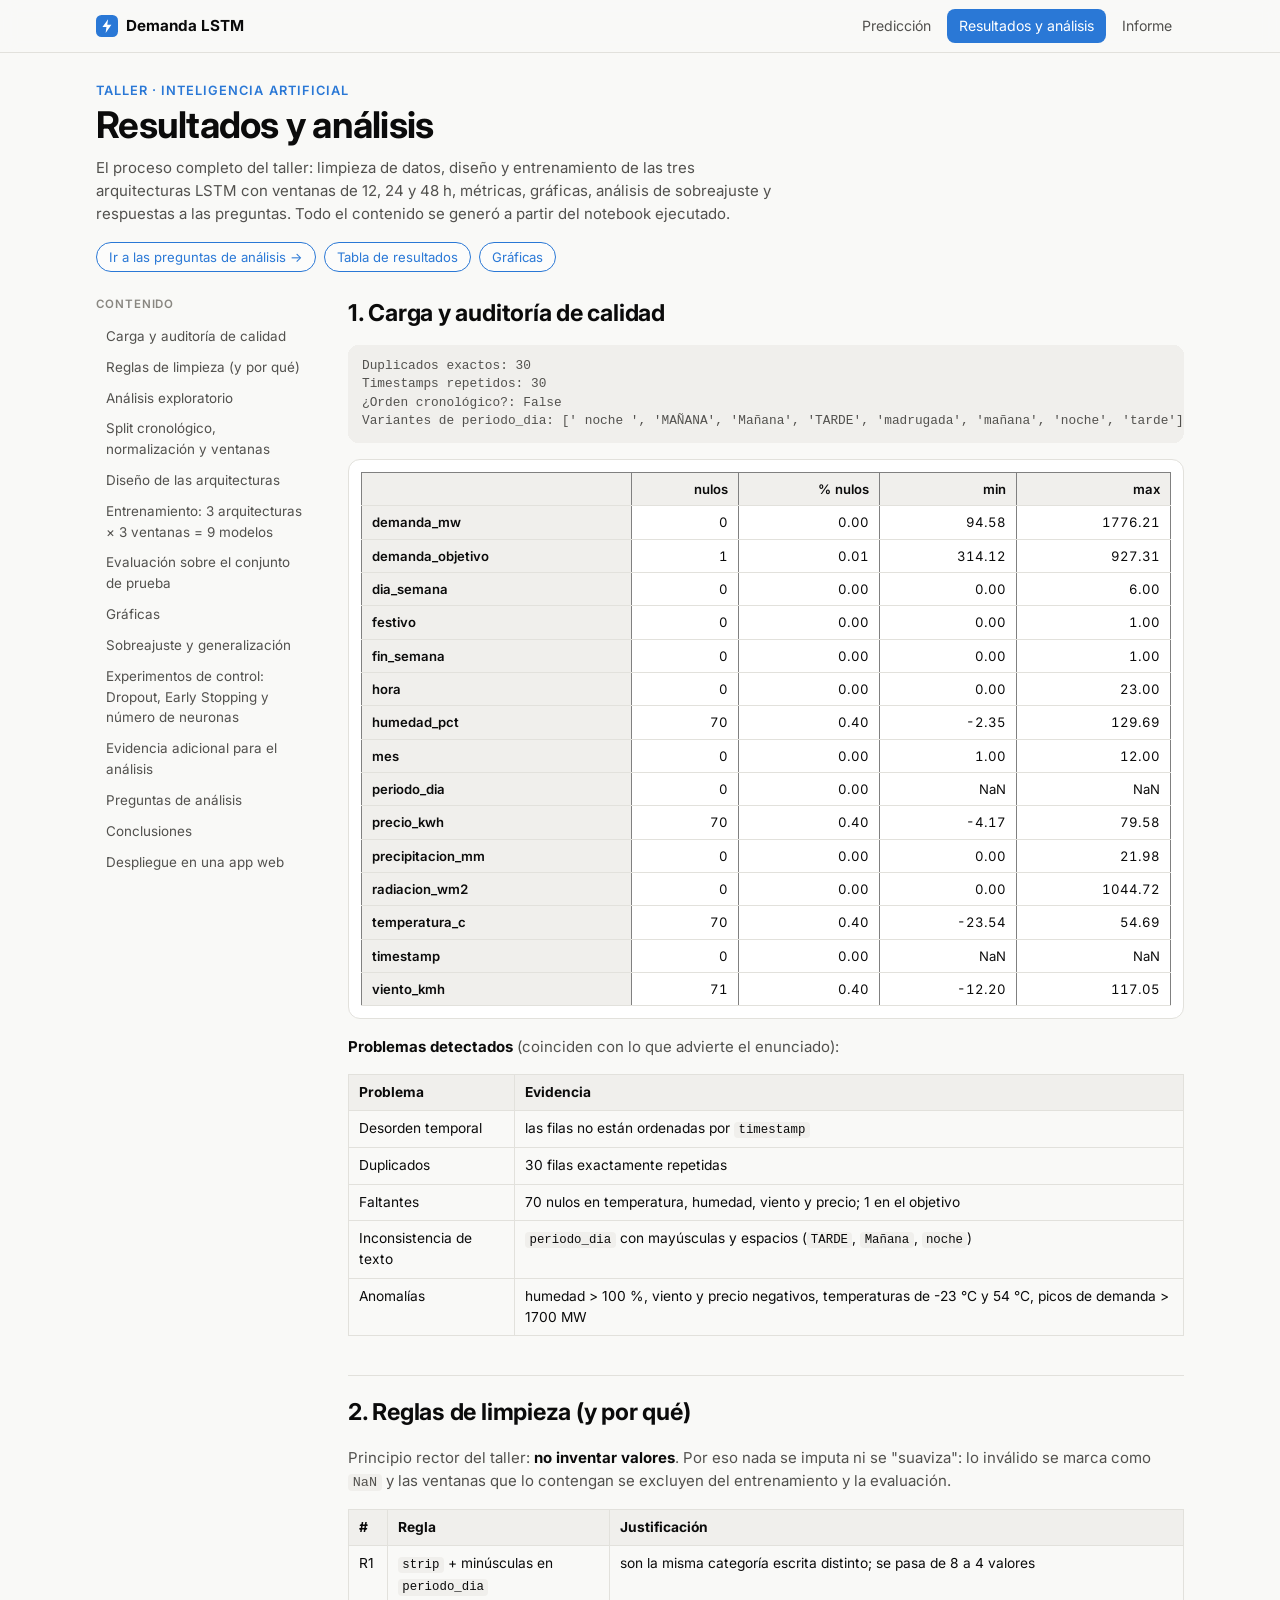
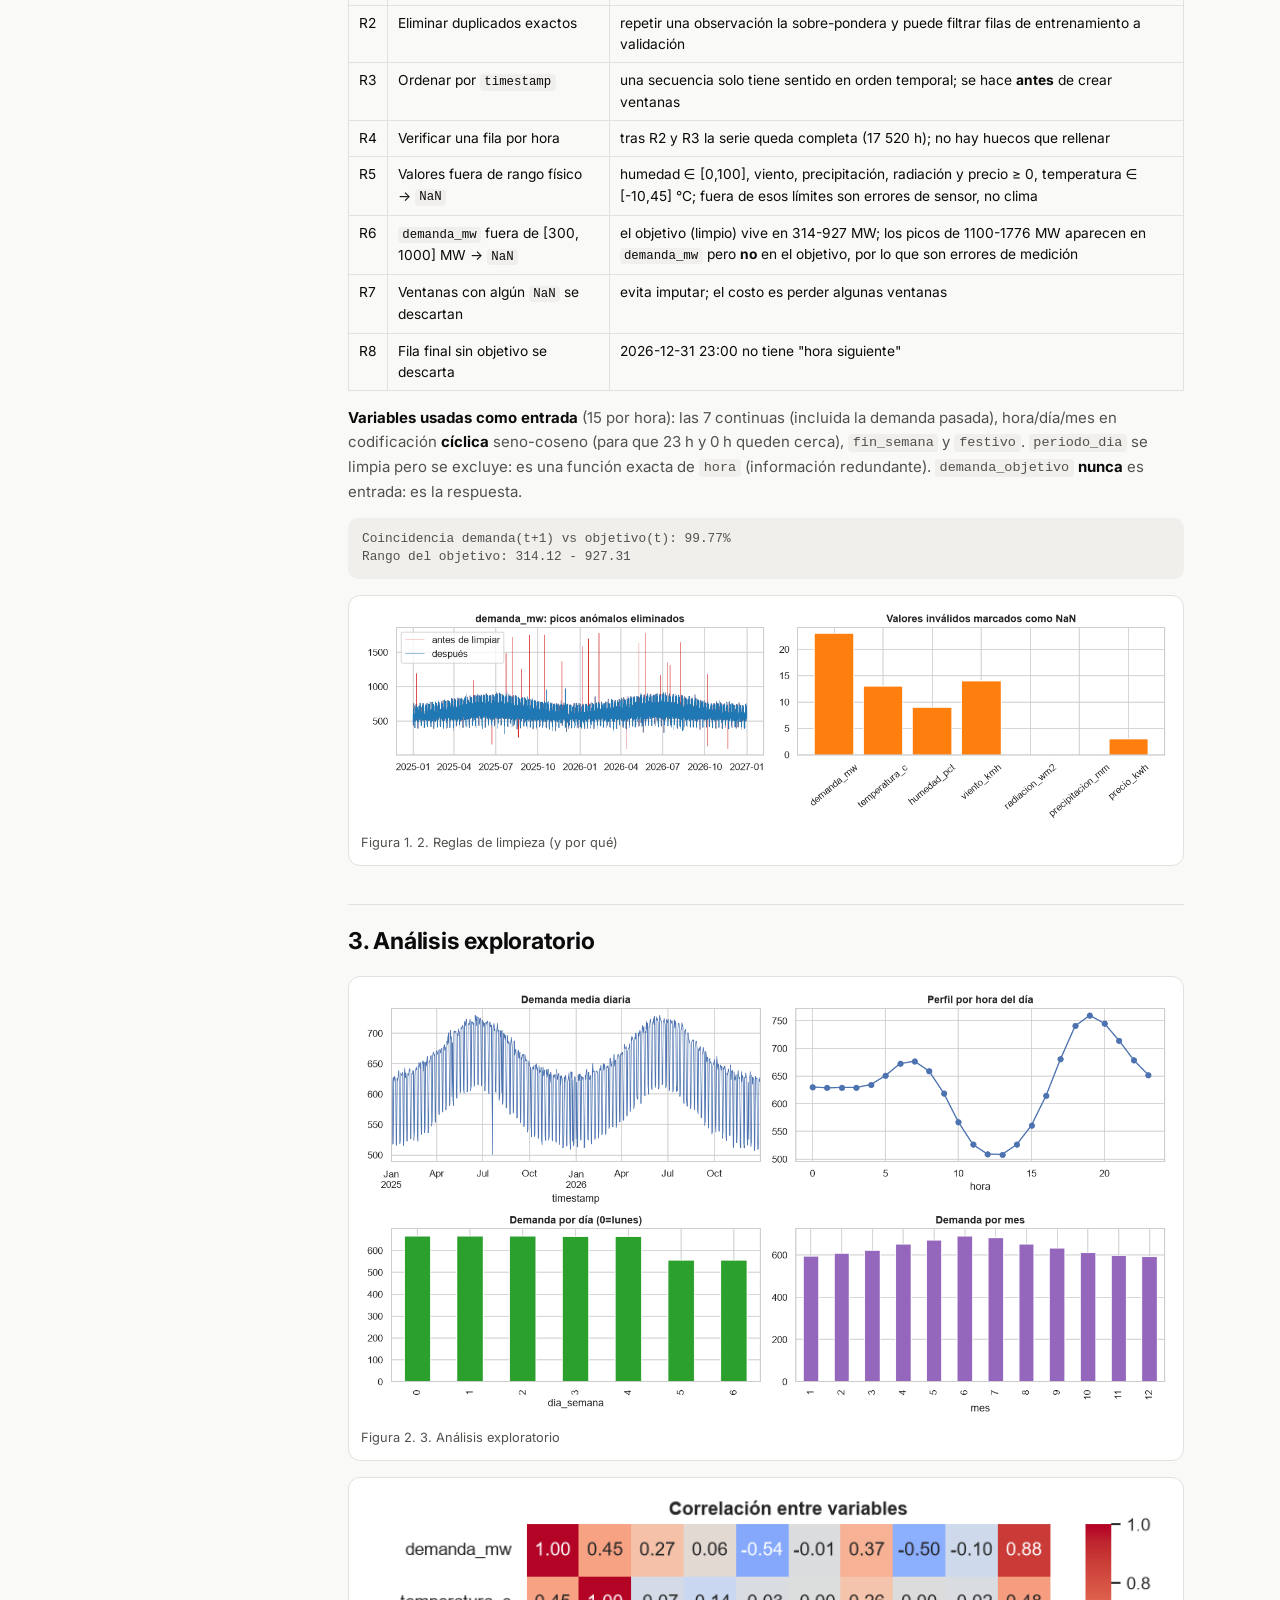
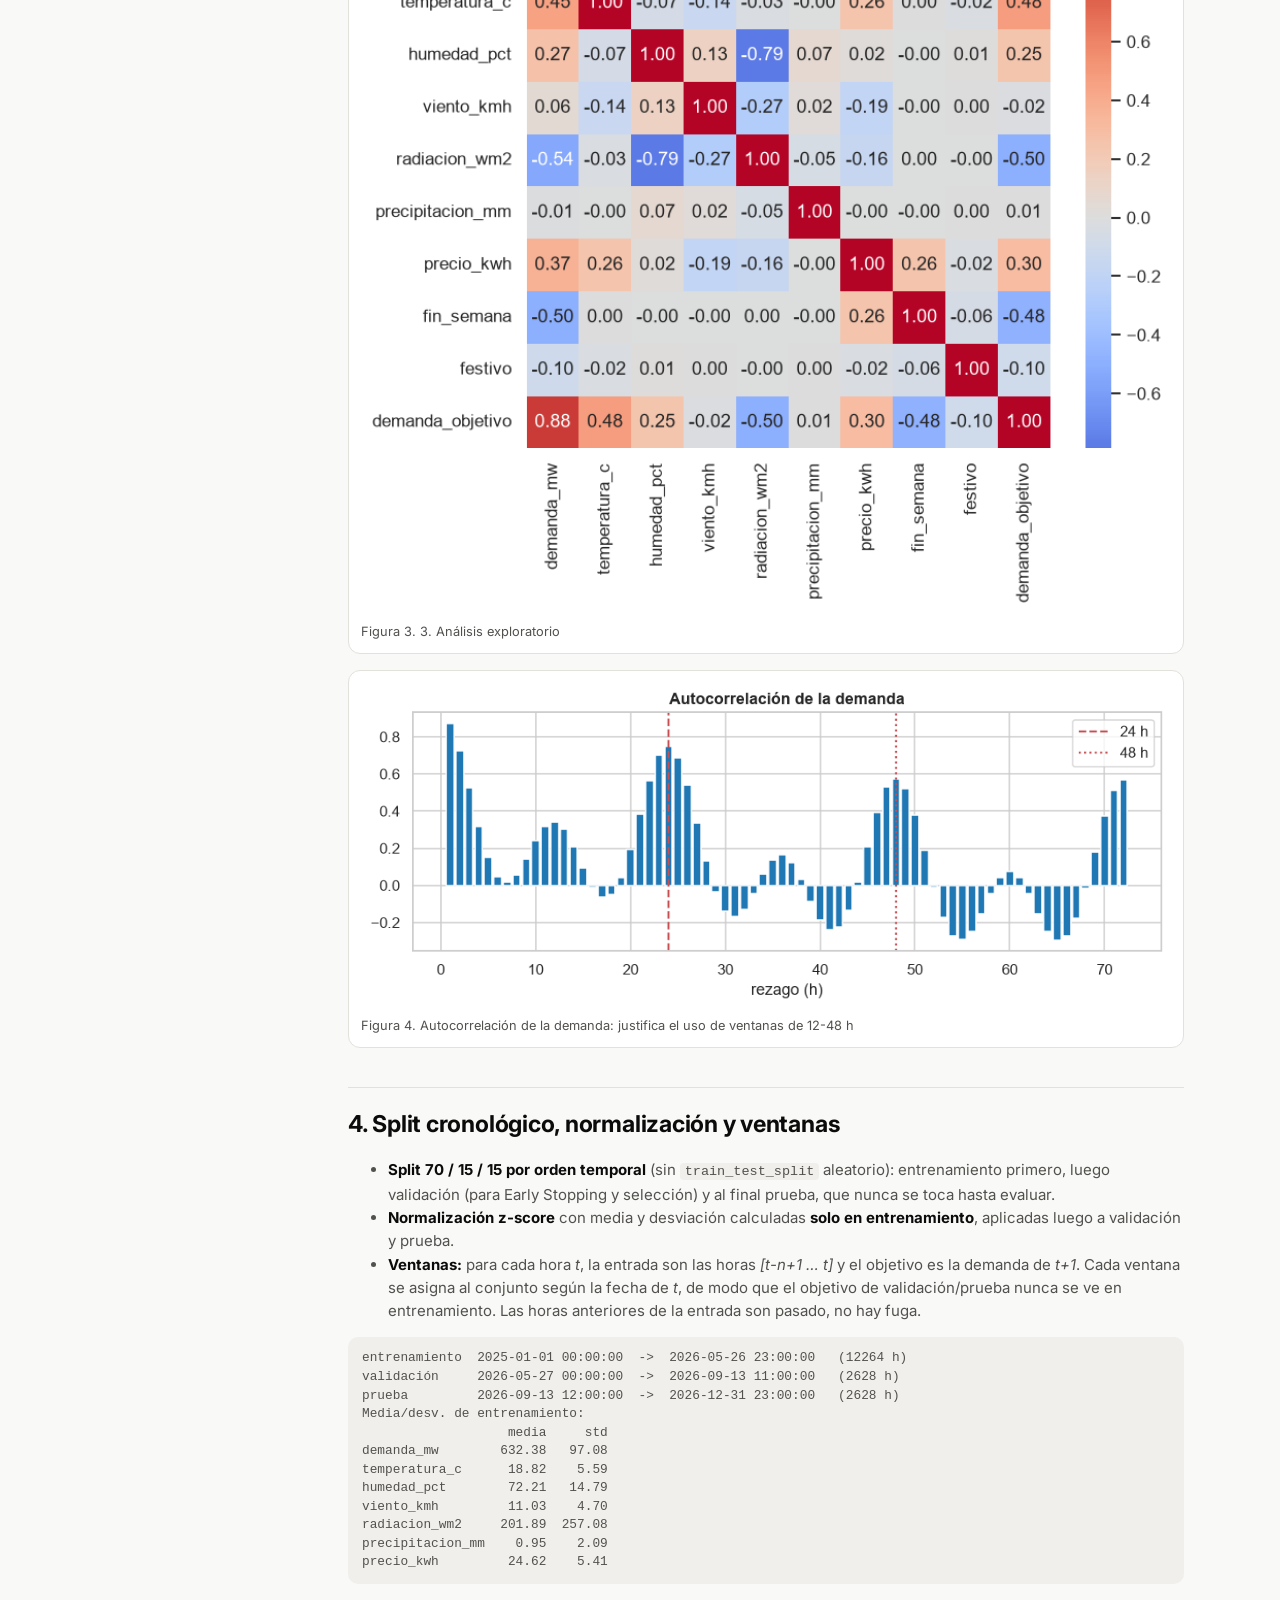
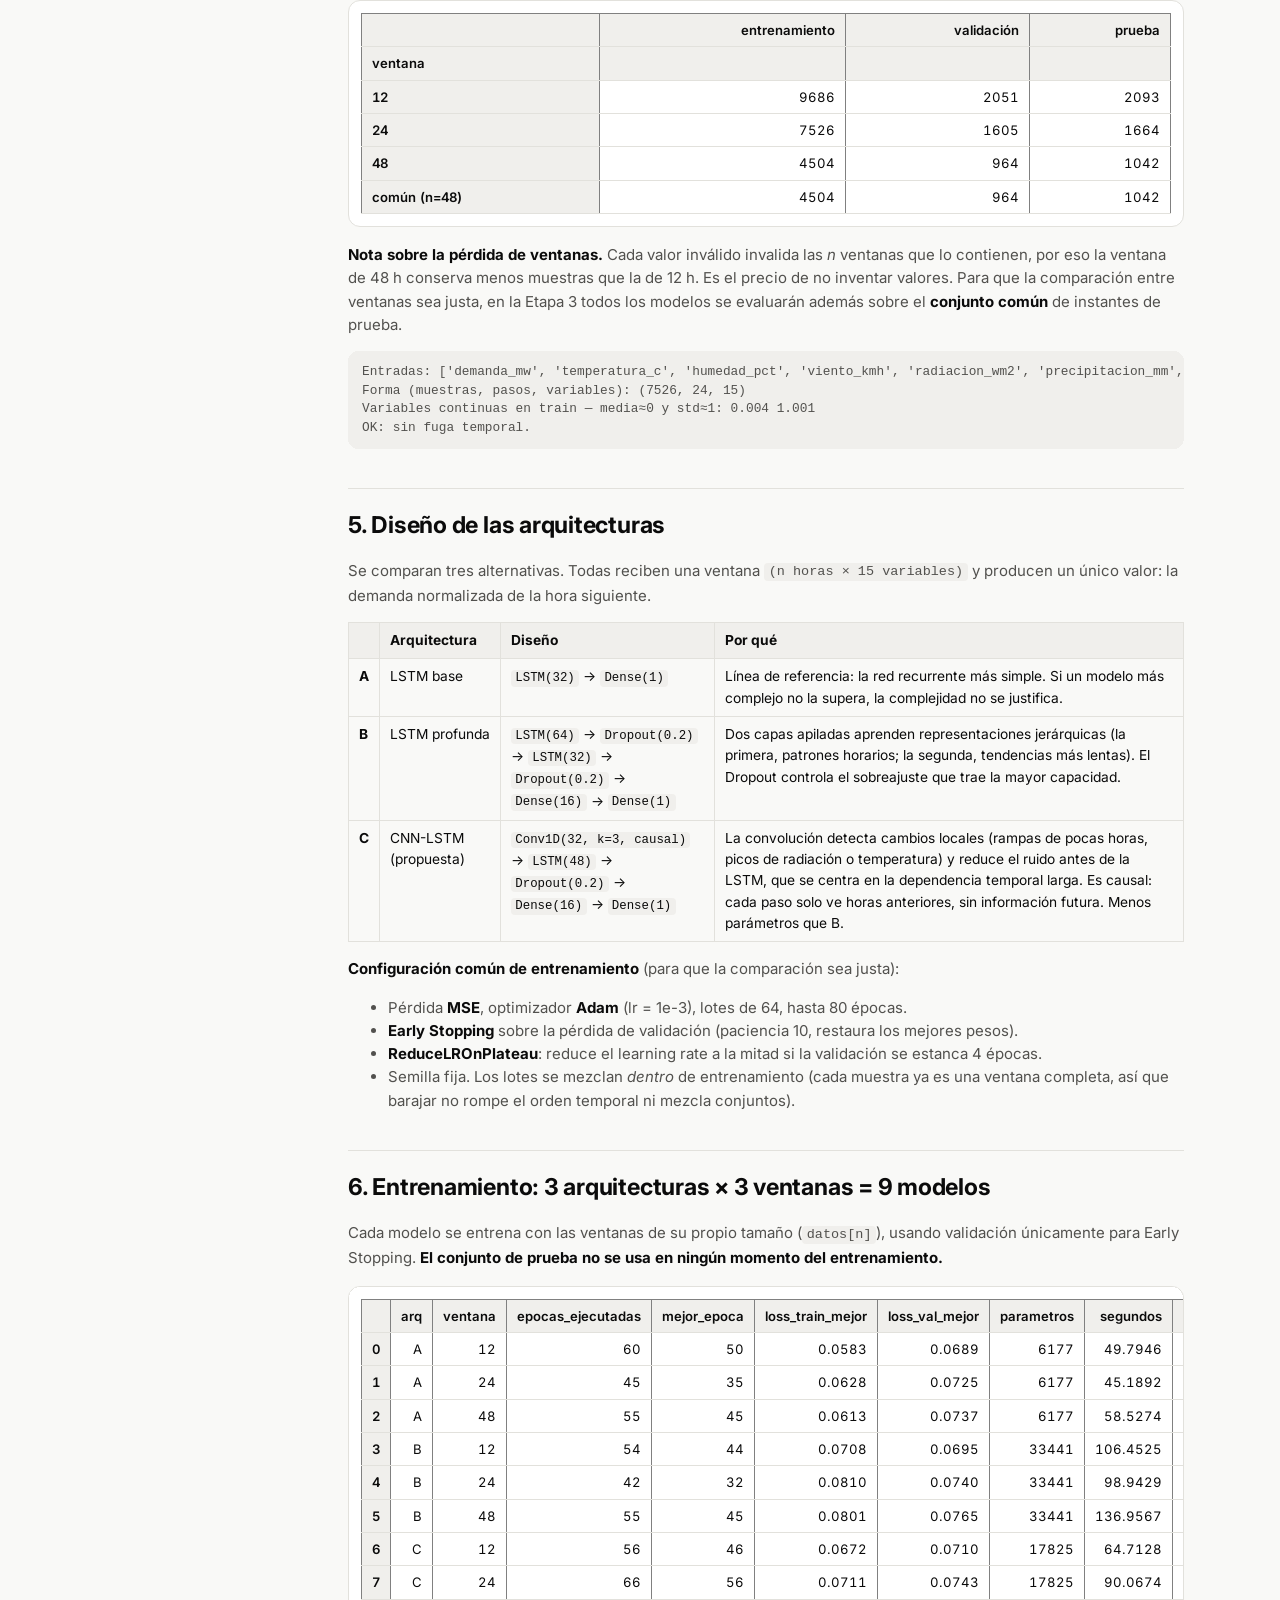
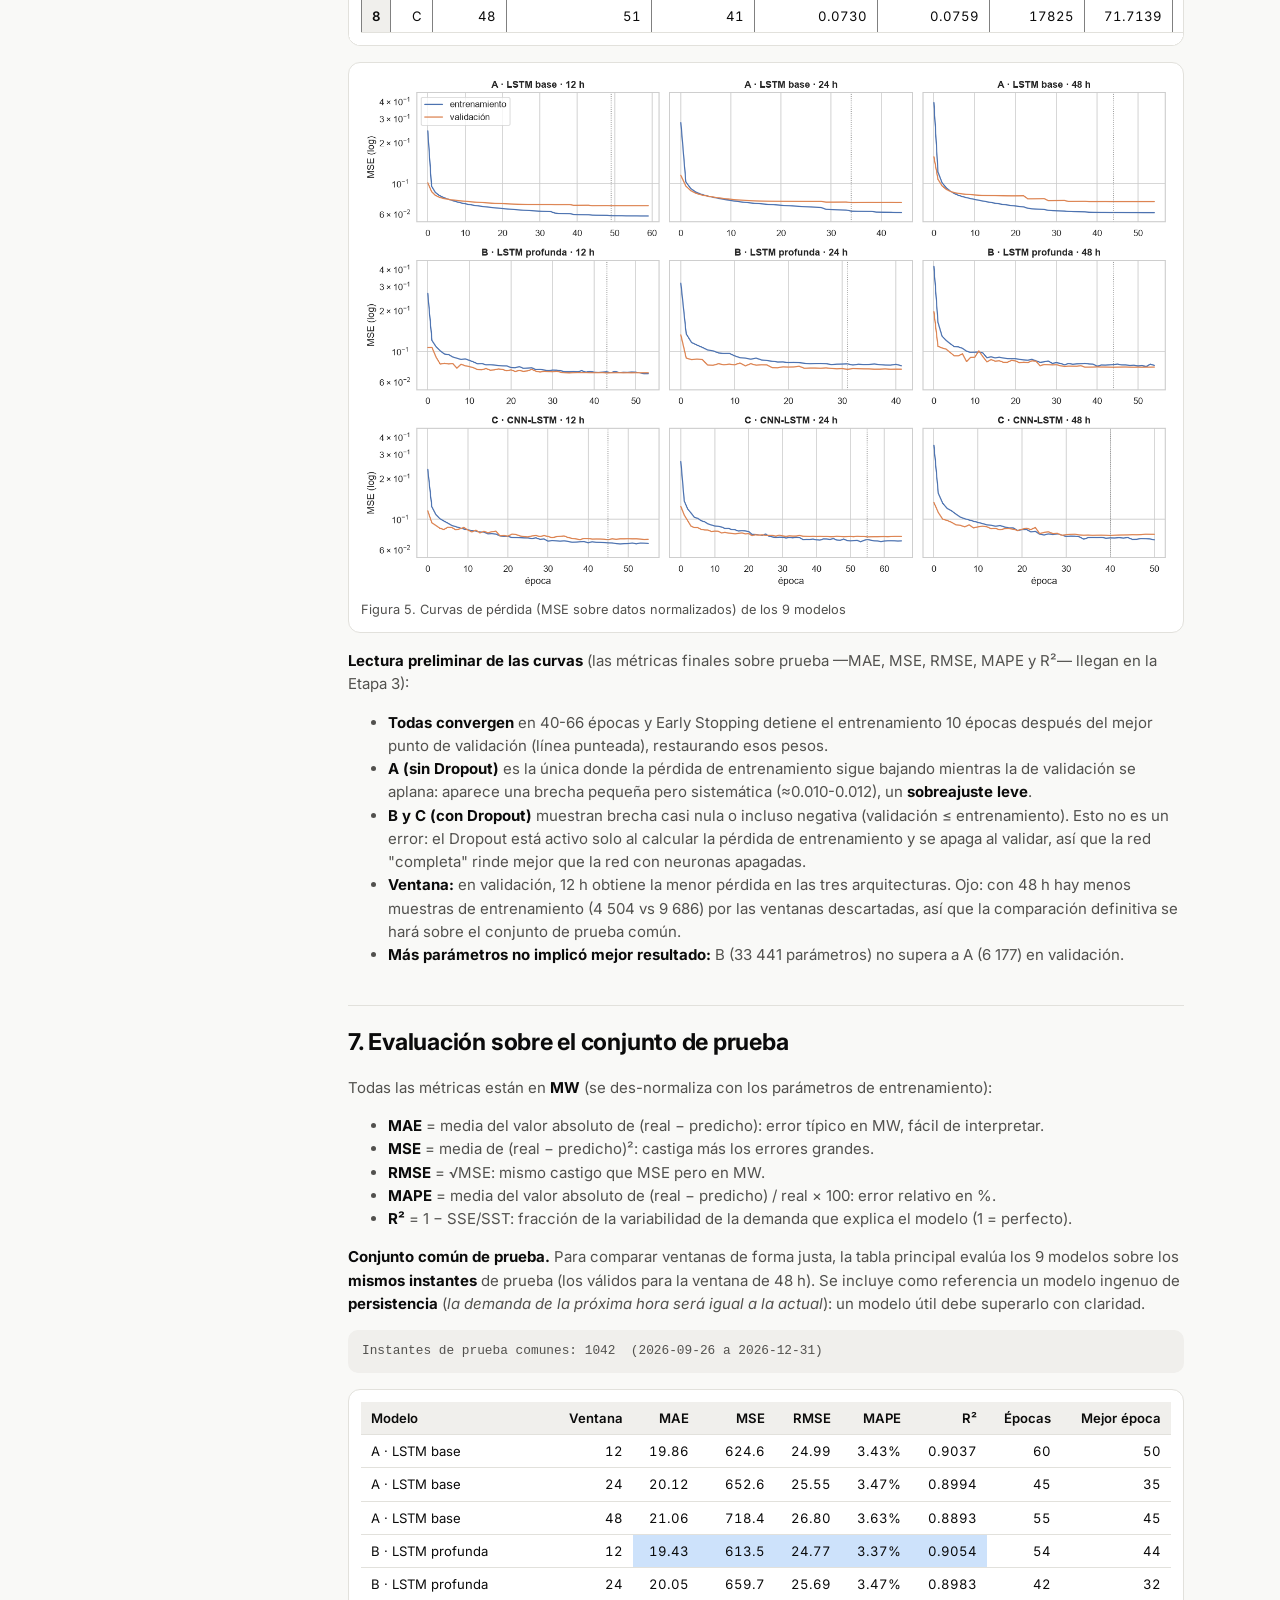
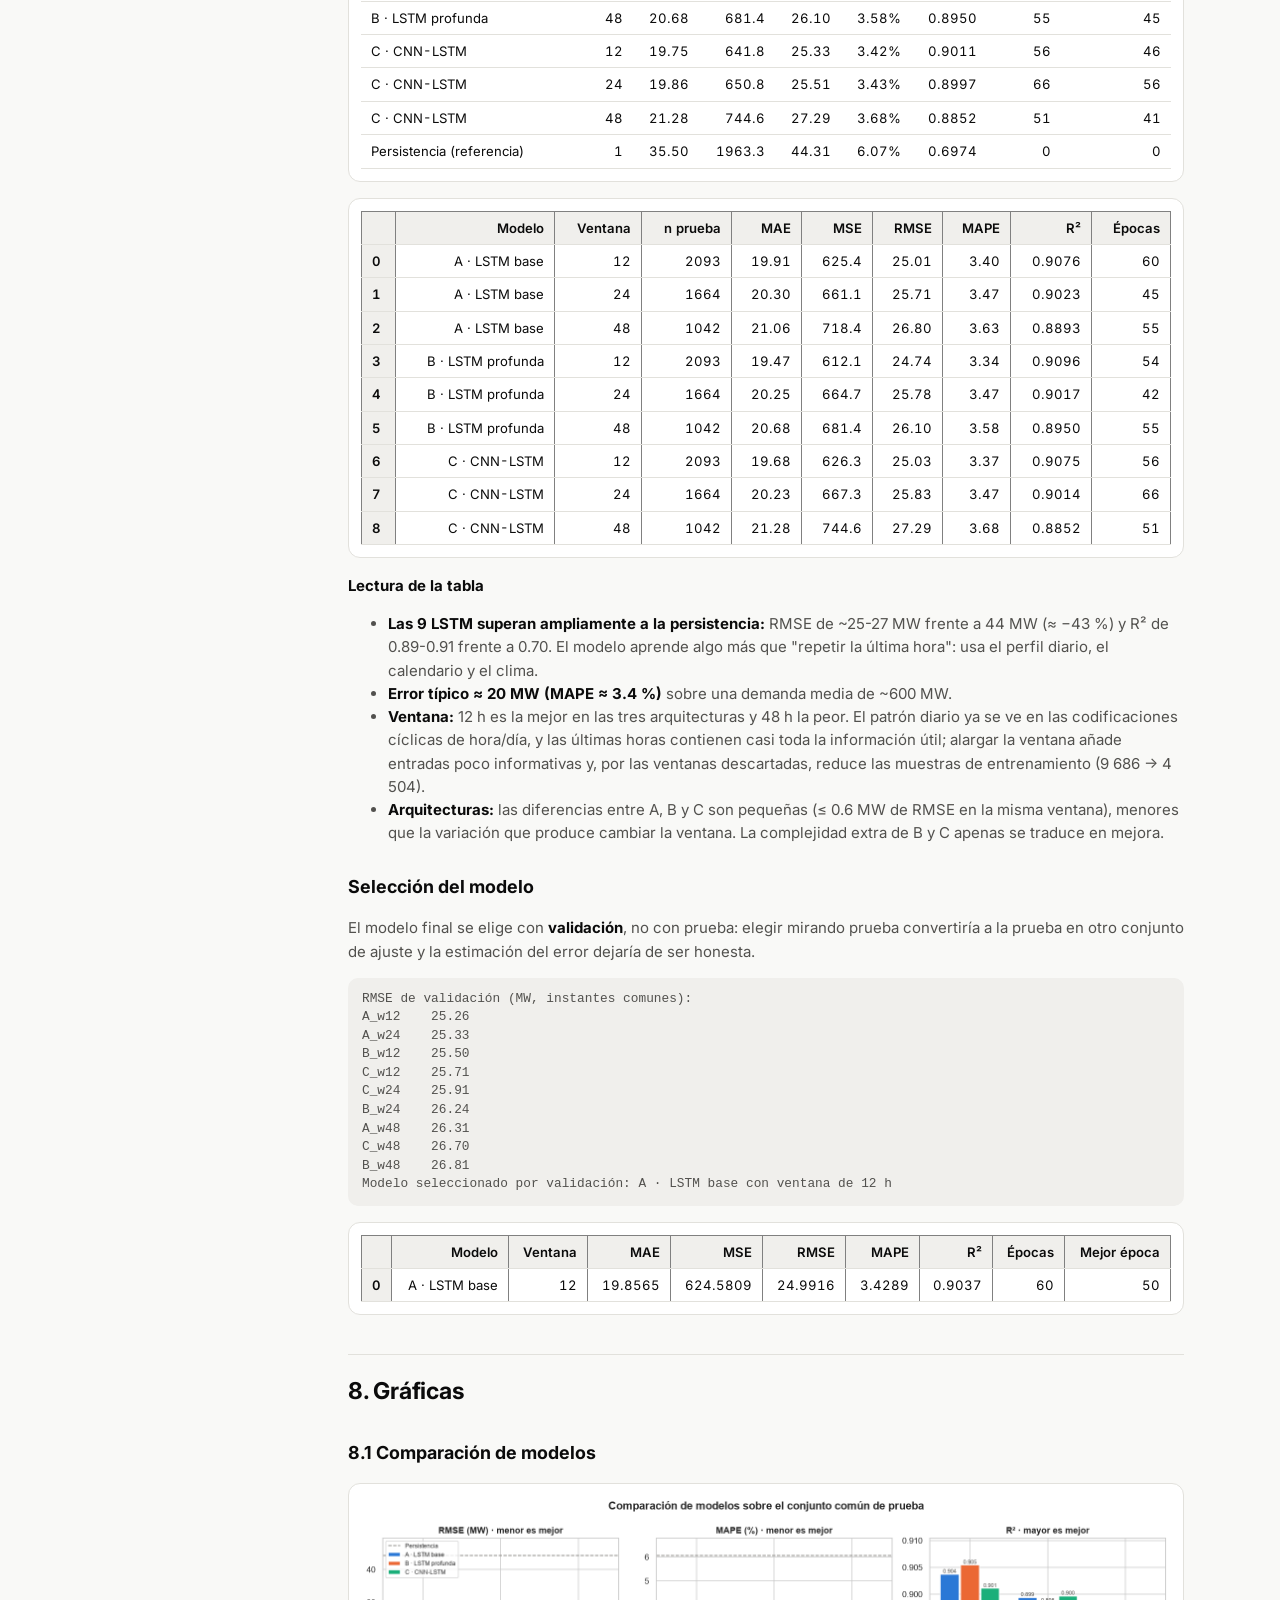
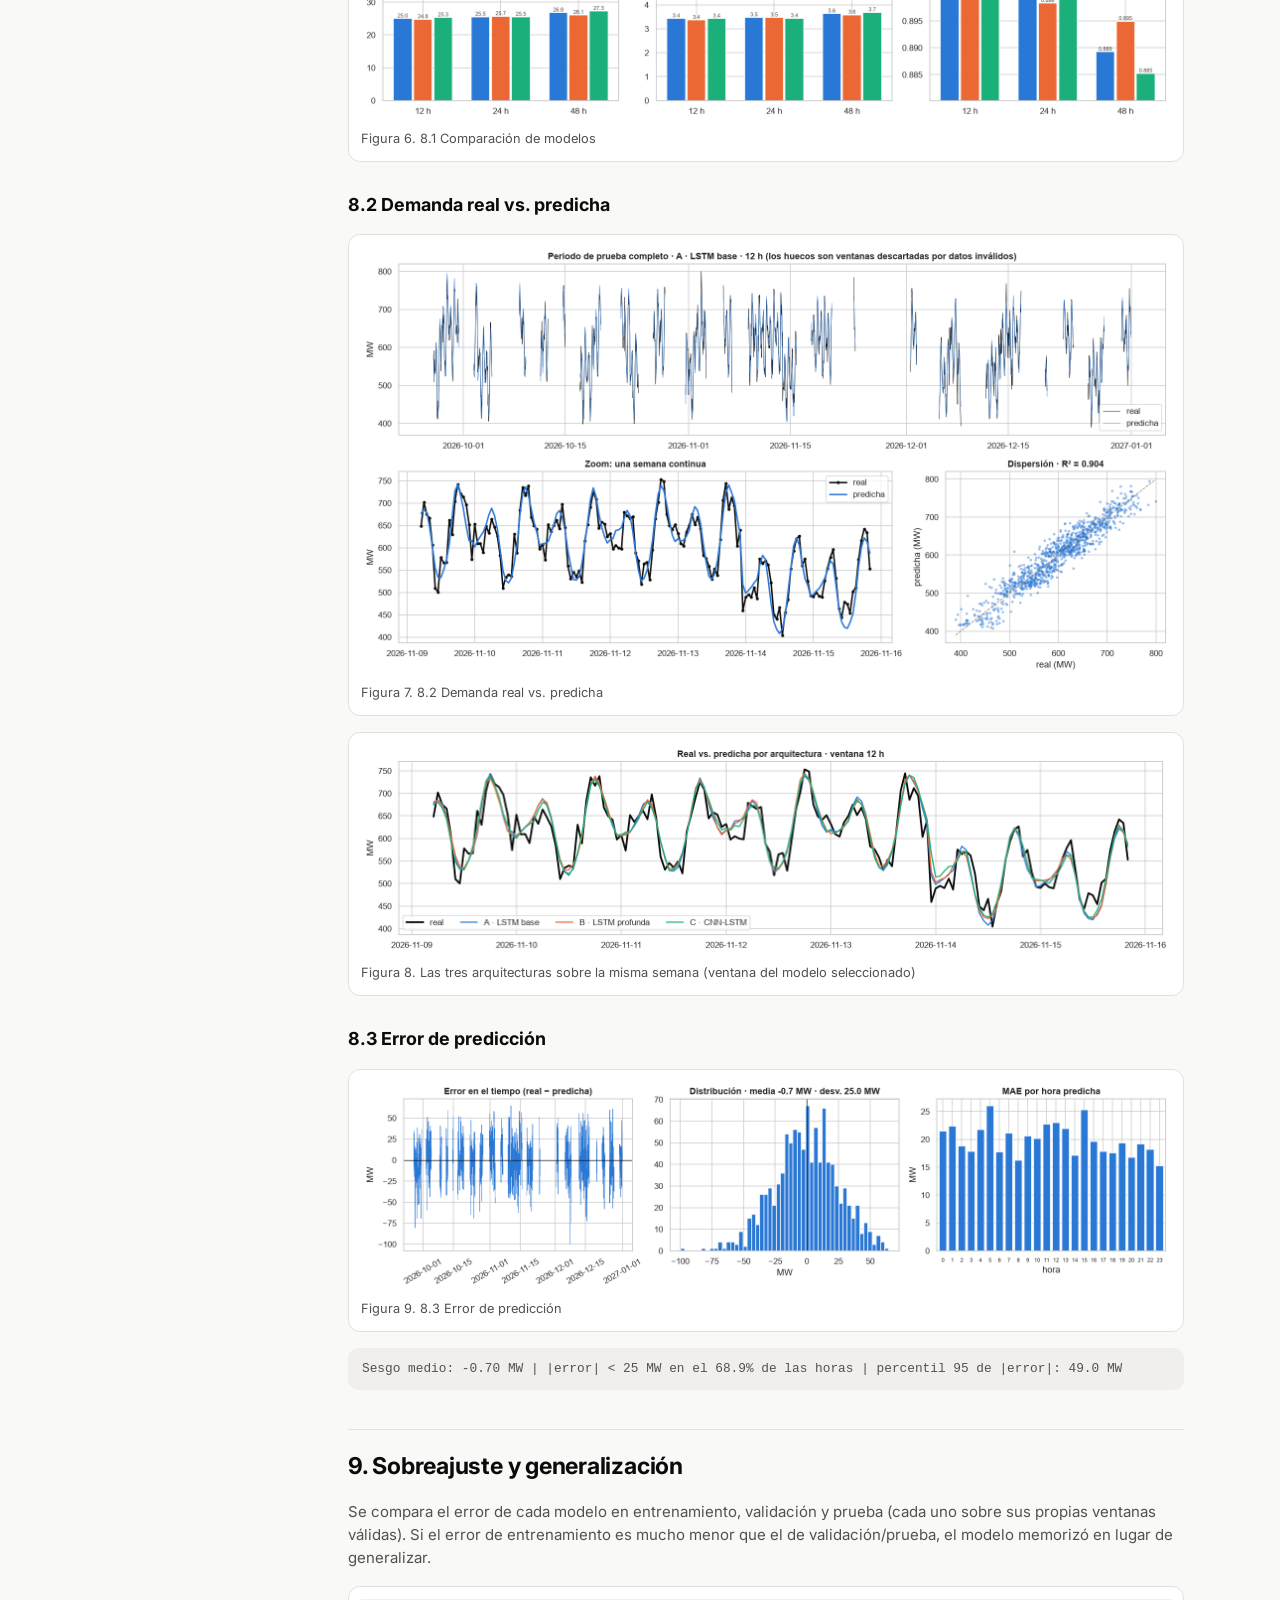
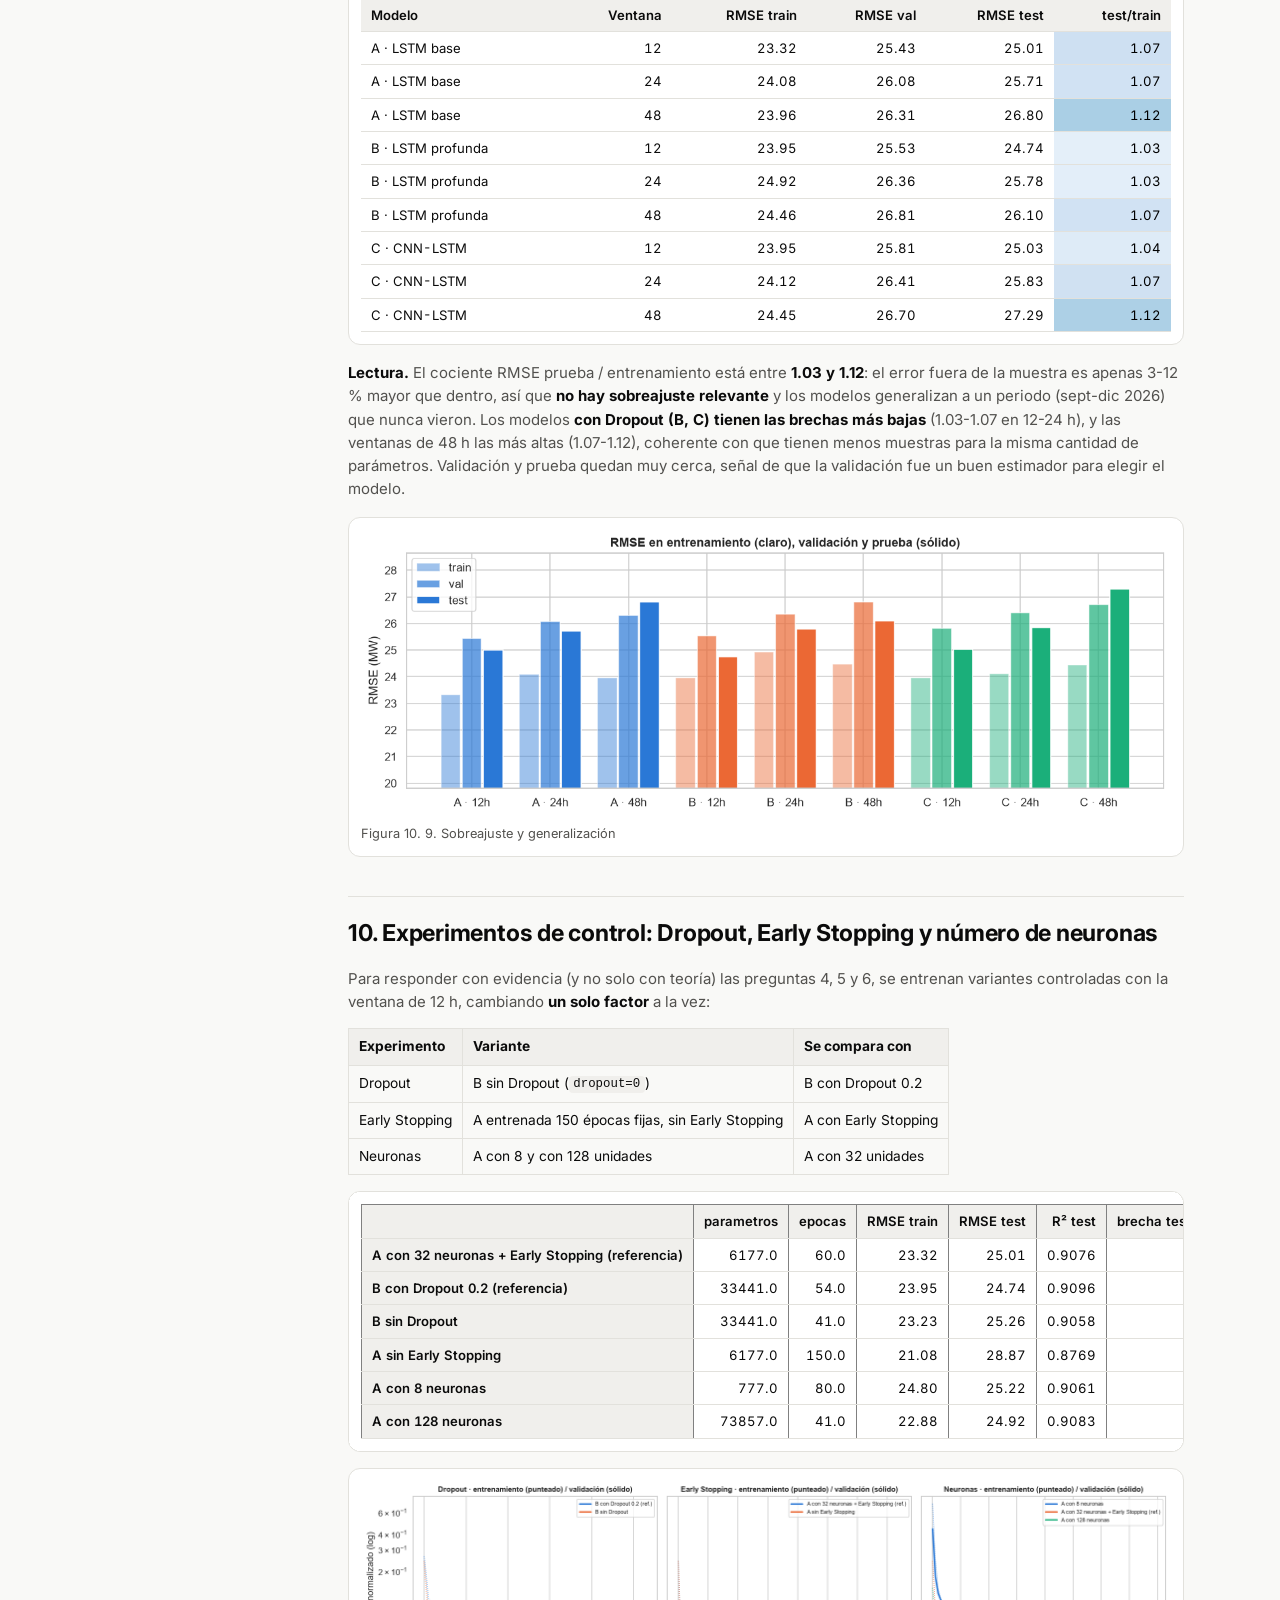
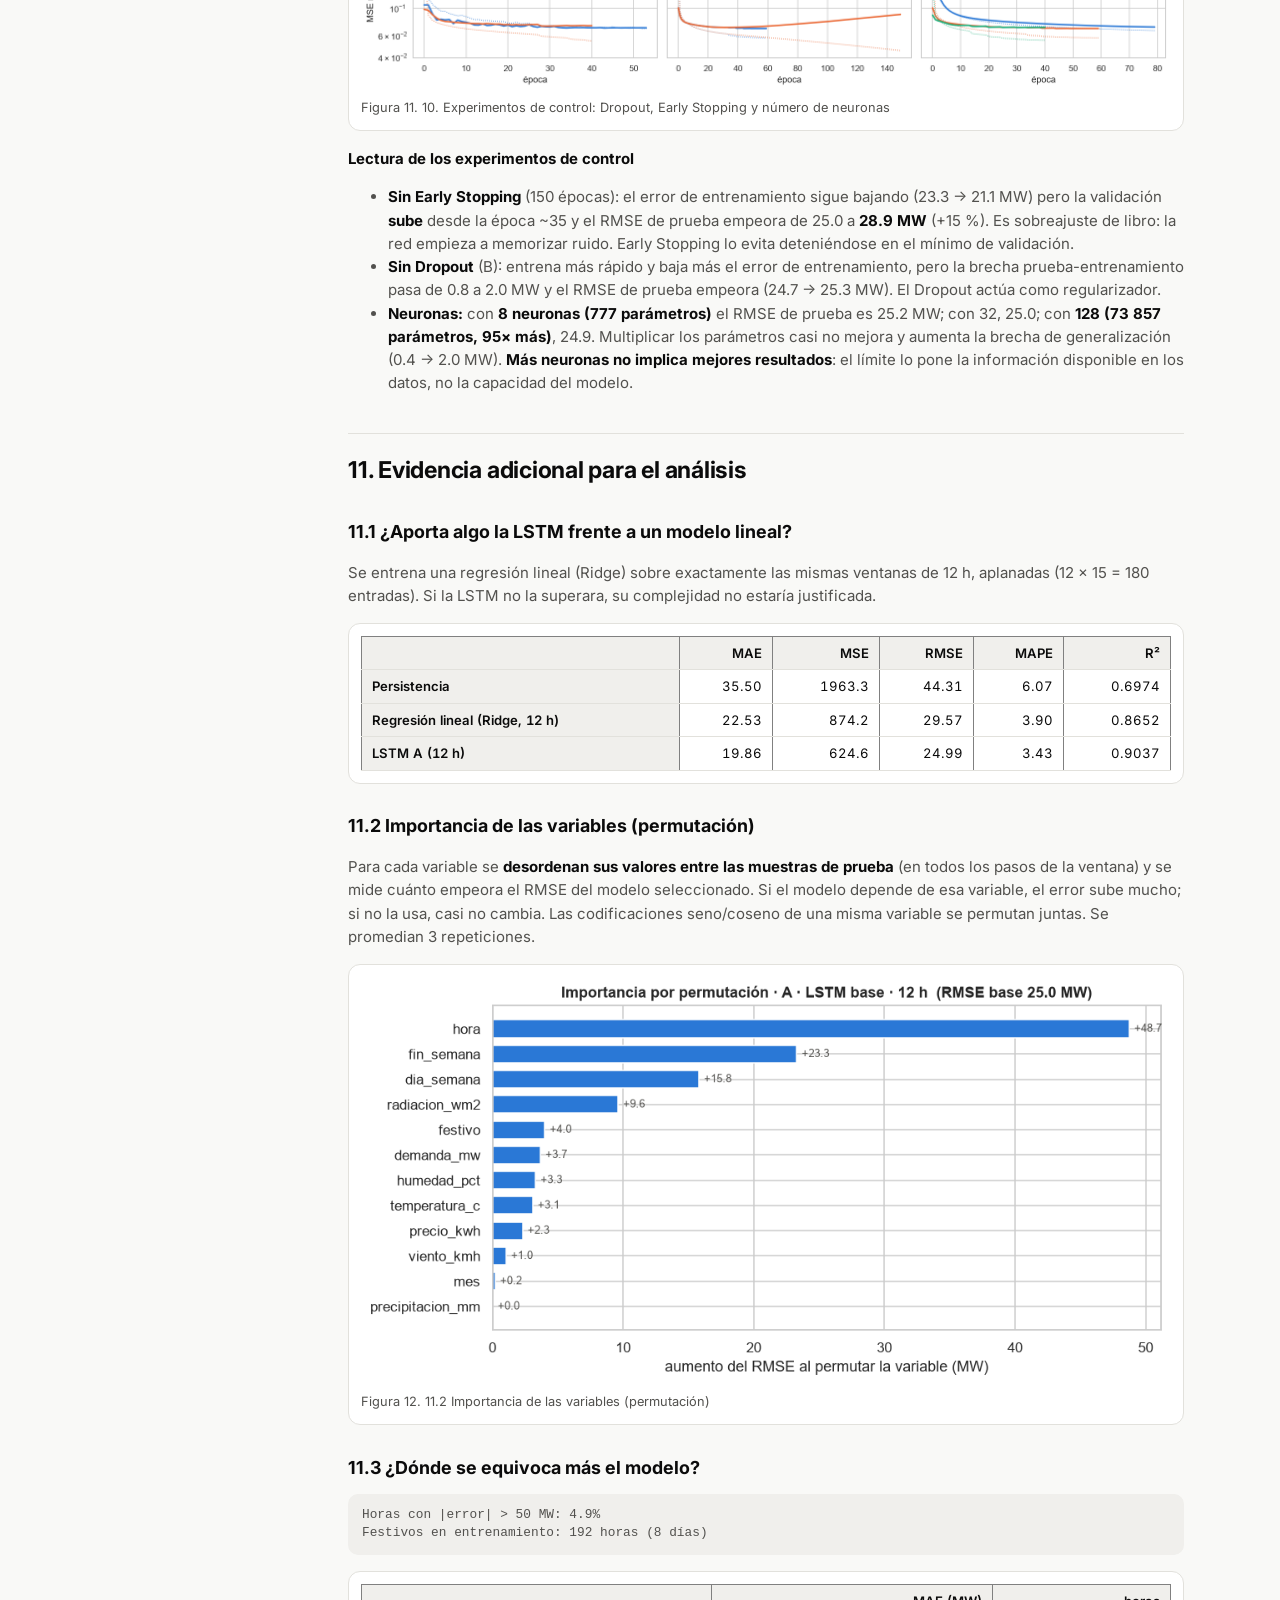
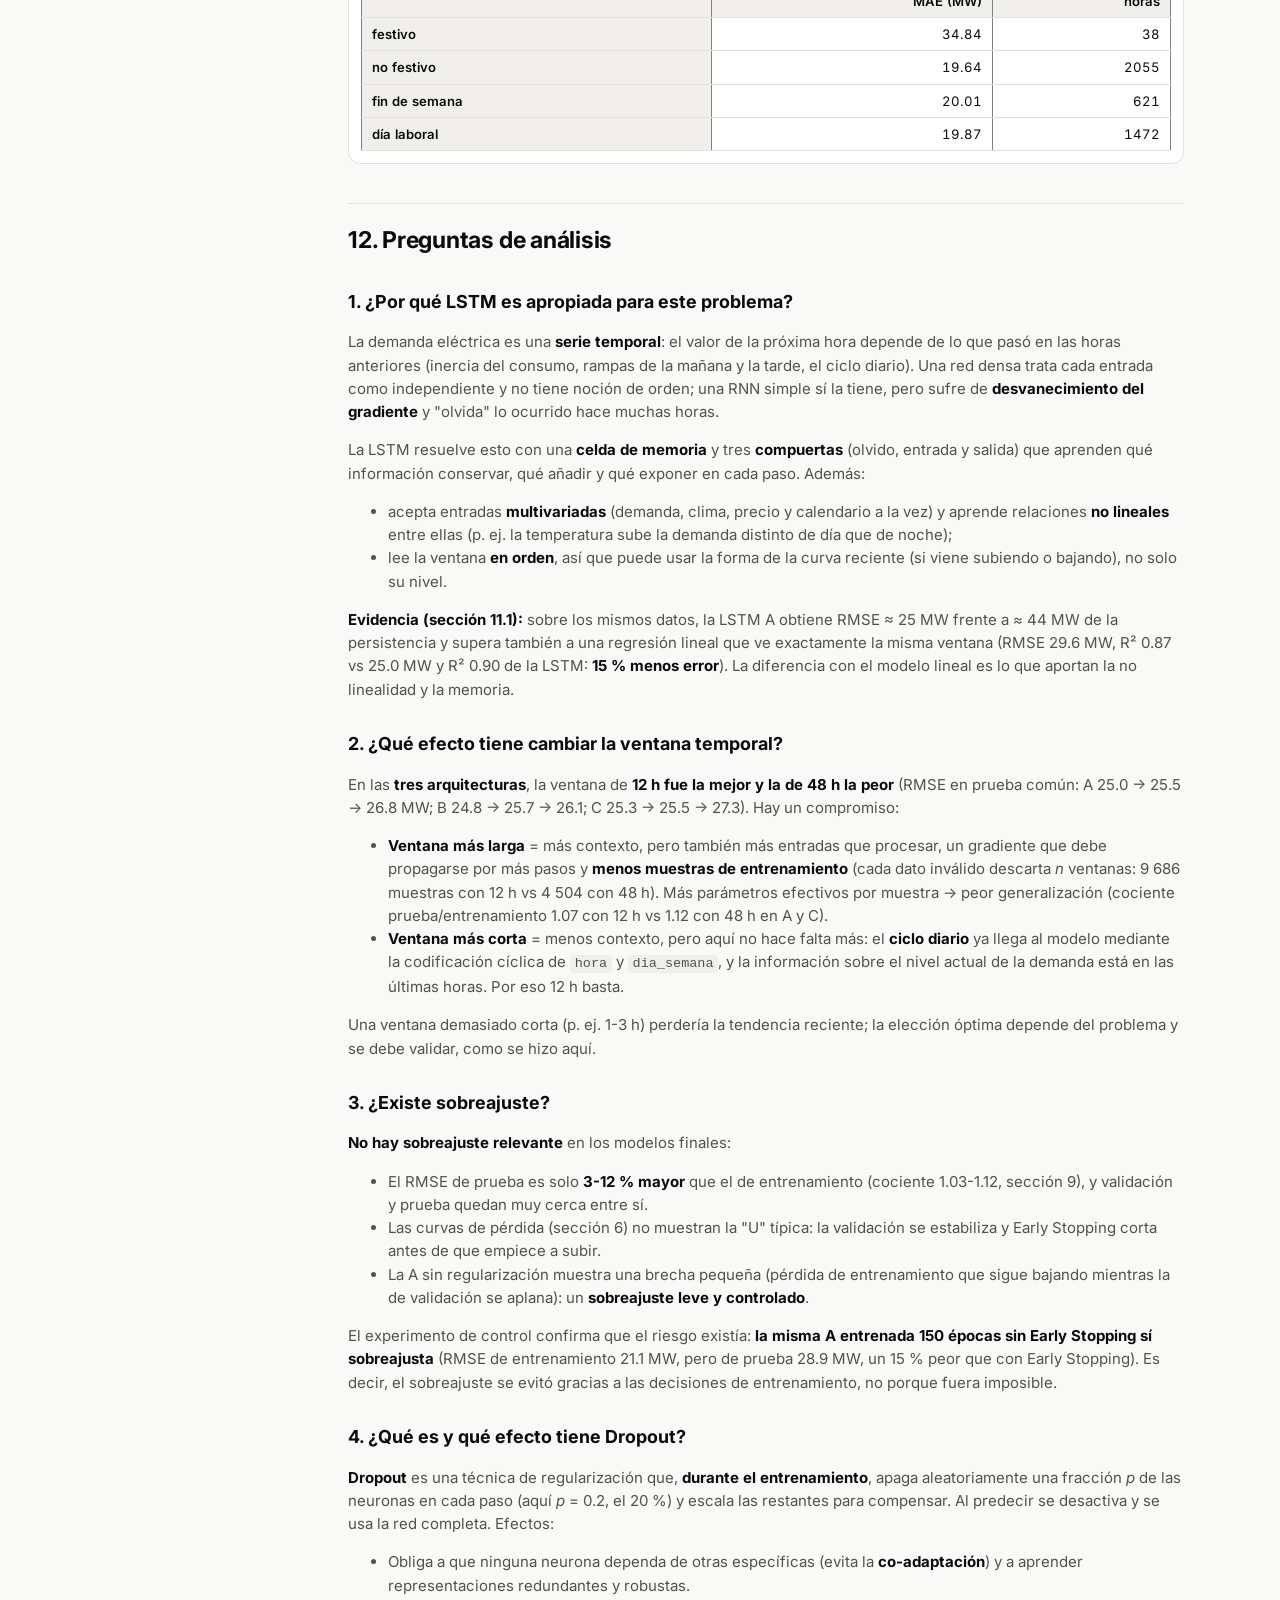
<file: app_vercel/informe.html>
<!doctype html>
<html lang="es">
<head>
  <meta charset="utf-8">
  <meta name="viewport" content="width=device-width, initial-scale=1">
  <title>Resultados y Análisis LSTM</title>
  <meta name="description" content="Limpieza de datos, arquitecturas, métricas, gráficas, análisis de sobreajuste y respuestas a las preguntas del taller de LSTM para demanda eléctrica.">
  <link rel="icon" href="data:image/svg+xml,<svg xmlns='http://www.w3.org/2000/svg' viewBox='0 0 24 24'><path fill='%232a78d6' d='M13 2 4 14h7l-1 8 9-12h-7z'/></svg>">
  <link rel="preconnect" href="https://fonts.googleapis.com">
  <link href="https://fonts.googleapis.com/css2?family=Inter:wght@400;500;600;700&display=swap" rel="stylesheet">
  <link rel="stylesheet" href="styles.css">
</head>
<body>
  <nav class="nav">
    <div class="contenedor nav-in">
      <a class="marca" href="./"><svg class="marca-ico" viewBox="0 0 24 24" width="22" height="22" aria-hidden="true"><rect width="24" height="24" rx="6" fill="currentColor"/><path d="M13.2 4.5 7 13.2h4.4l-.9 6.3 6.3-8.9h-4.5z" fill="#fff"/></svg><span class="marca-txt">Demanda LSTM</span></a>
      <div class="nav-links">
        <a href="./">Predicción</a>
        <a href="informe.html" class="activo" aria-current="page">Resultados y análisis</a>
        <a href="reporte.html">Informe</a>
      </div>
    </div>
  </nav>

  <header class="cabecera">
    <div class="contenedor">
      <p class="eyebrow">Taller · Inteligencia Artificial</p>
      <h1>Resultados y análisis</h1>
      <p class="lead">El proceso completo del taller: limpieza de datos, diseño y entrenamiento de las tres arquitecturas LSTM con ventanas de 12, 24 y 48 h, métricas, gráficas, análisis de sobreajuste y respuestas a las preguntas. Todo el contenido se generó a partir del notebook ejecutado.</p>
      <div class="chips">
        <a class="chip chip-link" href="#12-preguntas-de-análisis">Ir a las preguntas de análisis →</a>
        <a class="chip chip-link" href="#7-evaluación-sobre-el-conjunto-de-prueba">Tabla de resultados</a>
        <a class="chip chip-link" href="#8-gráficas">Gráficas</a>
      </div>
    </div>
  </header>

  <div class="contenedor informe-grid">
    <aside class="toc" aria-label="Contenido">
      <p class="toc-titulo">Contenido</p>
      <a href="#1-carga-y-auditoría-de-calidad">Carga y auditoría de calidad</a><a href="#2-reglas-de-limpieza-y-por-qué">Reglas de limpieza (y por qué)</a><a href="#3-análisis-exploratorio">Análisis exploratorio</a><a href="#4-split-cronológico-normalización-y-ventanas">Split cronológico, normalización y ventanas</a><a href="#5-diseño-de-las-arquitecturas">Diseño de las arquitecturas</a><a href="#6-entrenamiento-3-arquitecturas-3-ventanas-9-modelos">Entrenamiento: 3 arquitecturas × 3 ventanas = 9 modelos</a><a href="#7-evaluación-sobre-el-conjunto-de-prueba">Evaluación sobre el conjunto de prueba</a><a href="#8-gráficas">Gráficas</a><a href="#9-sobreajuste-y-generalización">Sobreajuste y generalización</a><a href="#10-experimentos-de-control-dropout-early-stopping-y-número-de-neuronas">Experimentos de control: Dropout, Early Stopping y número de neuronas</a><a href="#11-evidencia-adicional-para-el-análisis">Evidencia adicional para el análisis</a><a href="#12-preguntas-de-análisis">Preguntas de análisis</a><a href="#13-conclusiones">Conclusiones</a><a href="#14-despliegue-en-una-app-web">Despliegue en una app web</a>
    </aside>
    <main class="informe">
      <div class="md"><h2 id="1-carga-y-auditoría-de-calidad">1. Carga y auditoría de calidad</h2>
</div>
<pre class="salida">Duplicados exactos: 30
Timestamps repetidos: 30
¿Orden cronológico?: False
Variantes de periodo_dia: [&#x27; noche &#x27;, &#x27;MAÑANA&#x27;, &#x27;Mañana&#x27;, &#x27;TARDE&#x27;, &#x27;madrugada&#x27;, &#x27;mañana&#x27;, &#x27;noche&#x27;, &#x27;tarde&#x27;]</pre>
<div class="lamina tabla-informe"><div>
<style scoped>
    .dataframe tbody tr th:only-of-type {
        vertical-align: middle;
    }

    .dataframe tbody tr th {
        vertical-align: top;
    }

    .dataframe thead th {
        text-align: right;
    }
</style>
<table border="1" class="dataframe">
  <thead>
    <tr style="text-align: right;">
      <th></th>
      <th>nulos</th>
      <th>% nulos</th>
      <th>min</th>
      <th>max</th>
    </tr>
  </thead>
  <tbody>
    <tr>
      <th>demanda_mw</th>
      <td>0</td>
      <td>0.00</td>
      <td>94.58</td>
      <td>1776.21</td>
    </tr>
    <tr>
      <th>demanda_objetivo</th>
      <td>1</td>
      <td>0.01</td>
      <td>314.12</td>
      <td>927.31</td>
    </tr>
    <tr>
      <th>dia_semana</th>
      <td>0</td>
      <td>0.00</td>
      <td>0.00</td>
      <td>6.00</td>
    </tr>
    <tr>
      <th>festivo</th>
      <td>0</td>
      <td>0.00</td>
      <td>0.00</td>
      <td>1.00</td>
    </tr>
    <tr>
      <th>fin_semana</th>
      <td>0</td>
      <td>0.00</td>
      <td>0.00</td>
      <td>1.00</td>
    </tr>
    <tr>
      <th>hora</th>
      <td>0</td>
      <td>0.00</td>
      <td>0.00</td>
      <td>23.00</td>
    </tr>
    <tr>
      <th>humedad_pct</th>
      <td>70</td>
      <td>0.40</td>
      <td>-2.35</td>
      <td>129.69</td>
    </tr>
    <tr>
      <th>mes</th>
      <td>0</td>
      <td>0.00</td>
      <td>1.00</td>
      <td>12.00</td>
    </tr>
    <tr>
      <th>periodo_dia</th>
      <td>0</td>
      <td>0.00</td>
      <td>NaN</td>
      <td>NaN</td>
    </tr>
    <tr>
      <th>precio_kwh</th>
      <td>70</td>
      <td>0.40</td>
      <td>-4.17</td>
      <td>79.58</td>
    </tr>
    <tr>
      <th>precipitacion_mm</th>
      <td>0</td>
      <td>0.00</td>
      <td>0.00</td>
      <td>21.98</td>
    </tr>
    <tr>
      <th>radiacion_wm2</th>
      <td>0</td>
      <td>0.00</td>
      <td>0.00</td>
      <td>1044.72</td>
    </tr>
    <tr>
      <th>temperatura_c</th>
      <td>70</td>
      <td>0.40</td>
      <td>-23.54</td>
      <td>54.69</td>
    </tr>
    <tr>
      <th>timestamp</th>
      <td>0</td>
      <td>0.00</td>
      <td>NaN</td>
      <td>NaN</td>
    </tr>
    <tr>
      <th>viento_kmh</th>
      <td>71</td>
      <td>0.40</td>
      <td>-12.20</td>
      <td>117.05</td>
    </tr>
  </tbody>
</table>
</div></div>
<div class="md"><p><strong>Problemas detectados</strong> (coinciden con lo que advierte el enunciado):</p>
<table>
<thead>
<tr>
  <th>Problema</th>
  <th>Evidencia</th>
</tr>
</thead>
<tbody>
<tr>
  <td>Desorden temporal</td>
  <td>las filas no están ordenadas por <code>timestamp</code></td>
</tr>
<tr>
  <td>Duplicados</td>
  <td>30 filas exactamente repetidas</td>
</tr>
<tr>
  <td>Faltantes</td>
  <td>70 nulos en temperatura, humedad, viento y precio; 1 en el objetivo</td>
</tr>
<tr>
  <td>Inconsistencia de texto</td>
  <td><code>periodo_dia</code> con mayúsculas y espacios (<code>TARDE</code>, <code>Mañana</code>, <code>noche</code>)</td>
</tr>
<tr>
  <td>Anomalías</td>
  <td>humedad &gt; 100 %, viento y precio negativos, temperaturas de -23 °C y 54 °C, picos de demanda &gt; 1700 MW</td>
</tr>
</tbody>
</table>
</div>
<div class="md"><h2 id="2-reglas-de-limpieza-y-por-qué">2. Reglas de limpieza (y por qué)</h2>
<p>Principio rector del taller: <strong>no inventar valores</strong>. Por eso nada se imputa ni se &quot;suaviza&quot;: lo inválido se marca como <code>NaN</code> y las ventanas que lo contengan se excluyen del entrenamiento y la evaluación.</p>
<table>
<thead>
<tr>
  <th>#</th>
  <th>Regla</th>
  <th>Justificación</th>
</tr>
</thead>
<tbody>
<tr>
  <td>R1</td>
  <td><code>strip</code> + minúsculas en <code>periodo_dia</code></td>
  <td>son la misma categoría escrita distinto; se pasa de 8 a 4 valores</td>
</tr>
<tr>
  <td>R2</td>
  <td>Eliminar duplicados exactos</td>
  <td>repetir una observación la sobre-pondera y puede filtrar filas de entrenamiento a validación</td>
</tr>
<tr>
  <td>R3</td>
  <td>Ordenar por <code>timestamp</code></td>
  <td>una secuencia solo tiene sentido en orden temporal; se hace <strong>antes</strong> de crear ventanas</td>
</tr>
<tr>
  <td>R4</td>
  <td>Verificar una fila por hora</td>
  <td>tras R2 y R3 la serie queda completa (17 520 h); no hay huecos que rellenar</td>
</tr>
<tr>
  <td>R5</td>
  <td>Valores fuera de rango físico → <code>NaN</code></td>
  <td>humedad ∈ [0,100], viento, precipitación, radiación y precio ≥ 0, temperatura ∈ [-10,45] °C; fuera de esos límites son errores de sensor, no clima</td>
</tr>
<tr>
  <td>R6</td>
  <td><code>demanda_mw</code> fuera de [300, 1000] MW → <code>NaN</code></td>
  <td>el objetivo (limpio) vive en 314-927 MW; los picos de 1100-1776 MW aparecen en <code>demanda_mw</code> pero <strong>no</strong> en el objetivo, por lo que son errores de medición</td>
</tr>
<tr>
  <td>R7</td>
  <td>Ventanas con algún <code>NaN</code> se descartan</td>
  <td>evita imputar; el costo es perder algunas ventanas</td>
</tr>
<tr>
  <td>R8</td>
  <td>Fila final sin objetivo se descarta</td>
  <td>2026-12-31 23:00 no tiene &quot;hora siguiente&quot;</td>
</tr>
</tbody>
</table>
<p><strong>Variables usadas como entrada</strong> (15 por hora): las 7 continuas (incluida la demanda pasada), hora/día/mes en codificación <strong>cíclica</strong> seno-coseno (para que 23 h y 0 h queden cerca), <code>fin_semana</code> y <code>festivo</code>.
<code>periodo_dia</code> se limpia pero se excluye: es una función exacta de <code>hora</code> (información redundante). <code>demanda_objetivo</code> <strong>nunca</strong> es entrada: es la respuesta.</p>
</div>
<pre class="salida">Coincidencia demanda(t+1) vs objetivo(t): 99.77%
Rango del objetivo: 314.12 - 927.31</pre>
<figure class="lamina"><img src="informe/fig_01.png" loading="lazy" alt="2. Reglas de limpieza (y por qué)"><figcaption>Figura 1. 2. Reglas de limpieza (y por qué)</figcaption></figure>
<div class="md"><h2 id="3-análisis-exploratorio">3. Análisis exploratorio</h2>
</div>
<figure class="lamina"><img src="informe/fig_02.png" loading="lazy" alt="3. Análisis exploratorio"><figcaption>Figura 2. 3. Análisis exploratorio</figcaption></figure>
<figure class="lamina"><img src="informe/fig_03.png" loading="lazy" alt="3. Análisis exploratorio"><figcaption>Figura 3. 3. Análisis exploratorio</figcaption></figure>
<figure class="lamina"><img src="informe/fig_04.png" loading="lazy" alt="Autocorrelación de la demanda: justifica el uso de ventanas de 12-48 h"><figcaption>Figura 4. Autocorrelación de la demanda: justifica el uso de ventanas de 12-48 h</figcaption></figure>
<div class="md"><h2 id="4-split-cronológico-normalización-y-ventanas">4. Split cronológico, normalización y ventanas</h2>
<ul>
<li><strong>Split 70 / 15 / 15 por orden temporal</strong> (sin <code>train_test_split</code> aleatorio): entrenamiento primero, luego validación (para Early Stopping y selección) y al final prueba, que nunca se toca hasta evaluar.</li>
<li><strong>Normalización z-score</strong> con media y desviación calculadas <strong>solo en entrenamiento</strong>, aplicadas luego a validación y prueba.</li>
<li><strong>Ventanas:</strong> para cada hora <em>t</em>, la entrada son las horas <em>[t-n+1 … t]</em> y el objetivo es la demanda de <em>t+1</em>. Cada ventana se asigna al conjunto según la fecha de <em>t</em>, de modo que el objetivo de validación/prueba nunca se ve en entrenamiento. Las horas anteriores de la entrada son pasado, no hay fuga.</li>
</ul>
</div>
<pre class="salida">entrenamiento  2025-01-01 00:00:00  -&gt;  2026-05-26 23:00:00   (12264 h)
validación     2026-05-27 00:00:00  -&gt;  2026-09-13 11:00:00   (2628 h)
prueba         2026-09-13 12:00:00  -&gt;  2026-12-31 23:00:00   (2628 h)
Media/desv. de entrenamiento:
                   media     std
demanda_mw        632.38   97.08
temperatura_c      18.82    5.59
humedad_pct        72.21   14.79
viento_kmh         11.03    4.70
radiacion_wm2     201.89  257.08
precipitacion_mm    0.95    2.09
precio_kwh         24.62    5.41</pre>
<div class="lamina tabla-informe"><div>
<style scoped>
    .dataframe tbody tr th:only-of-type {
        vertical-align: middle;
    }

    .dataframe tbody tr th {
        vertical-align: top;
    }

    .dataframe thead th {
        text-align: right;
    }
</style>
<table border="1" class="dataframe">
  <thead>
    <tr style="text-align: right;">
      <th></th>
      <th>entrenamiento</th>
      <th>validación</th>
      <th>prueba</th>
    </tr>
    <tr>
      <th>ventana</th>
      <th></th>
      <th></th>
      <th></th>
    </tr>
  </thead>
  <tbody>
    <tr>
      <th>12</th>
      <td>9686</td>
      <td>2051</td>
      <td>2093</td>
    </tr>
    <tr>
      <th>24</th>
      <td>7526</td>
      <td>1605</td>
      <td>1664</td>
    </tr>
    <tr>
      <th>48</th>
      <td>4504</td>
      <td>964</td>
      <td>1042</td>
    </tr>
    <tr>
      <th>común (n=48)</th>
      <td>4504</td>
      <td>964</td>
      <td>1042</td>
    </tr>
  </tbody>
</table>
</div></div>
<div class="md"><p><strong>Nota sobre la pérdida de ventanas.</strong> Cada valor inválido invalida las <em>n</em> ventanas que lo contienen, por eso la ventana de 48 h conserva menos muestras que la de 12 h. Es el precio de no inventar valores. Para que la comparación entre ventanas sea justa, en la Etapa 3 todos los modelos se evaluarán además sobre el <strong>conjunto común</strong> de instantes de prueba.</p>
</div>
<pre class="salida">Entradas: [&#x27;demanda_mw&#x27;, &#x27;temperatura_c&#x27;, &#x27;humedad_pct&#x27;, &#x27;viento_kmh&#x27;, &#x27;radiacion_wm2&#x27;, &#x27;precipitacion_mm&#x27;, &#x27;precio_kwh&#x27;, &#x27;hora_sin&#x27;, &#x27;hora_cos&#x27;, &#x27;dia_sin&#x27;, &#x27;dia_cos&#x27;, &#x27;mes_sin&#x27;, &#x27;mes_cos&#x27;, &#x27;fin_semana&#x27;, &#x27;festivo&#x27;]
Forma (muestras, pasos, variables): (7526, 24, 15)
Variables continuas en train — media≈0 y std≈1: 0.004 1.001
OK: sin fuga temporal.</pre>
<div class="md"><h2 id="5-diseño-de-las-arquitecturas">5. Diseño de las arquitecturas</h2>
<p>Se comparan tres alternativas. Todas reciben una ventana <code>(n horas × 15 variables)</code> y producen un único valor: la demanda normalizada de la hora siguiente.</p>
<table>
<thead>
<tr>
  <th></th>
  <th>Arquitectura</th>
  <th>Diseño</th>
  <th>Por qué</th>
</tr>
</thead>
<tbody>
<tr>
  <td><strong>A</strong></td>
  <td>LSTM base</td>
  <td><code>LSTM(32)</code> → <code>Dense(1)</code></td>
  <td>Línea de referencia: la red recurrente más simple. Si un modelo más complejo no la supera, la complejidad no se justifica.</td>
</tr>
<tr>
  <td><strong>B</strong></td>
  <td>LSTM profunda</td>
  <td><code>LSTM(64)</code> → <code>Dropout(0.2)</code> → <code>LSTM(32)</code> → <code>Dropout(0.2)</code> → <code>Dense(16)</code> → <code>Dense(1)</code></td>
  <td>Dos capas apiladas aprenden representaciones jerárquicas (la primera, patrones horarios; la segunda, tendencias más lentas). El Dropout controla el sobreajuste que trae la mayor capacidad.</td>
</tr>
<tr>
  <td><strong>C</strong></td>
  <td>CNN-LSTM (propuesta)</td>
  <td><code>Conv1D(32, k=3, causal)</code> → <code>LSTM(48)</code> → <code>Dropout(0.2)</code> → <code>Dense(16)</code> → <code>Dense(1)</code></td>
  <td>La convolución detecta cambios locales (rampas de pocas horas, picos de radiación o temperatura) y reduce el ruido antes de la LSTM, que se centra en la dependencia temporal larga. Es causal: cada paso solo ve horas anteriores, sin información futura. Menos parámetros que B.</td>
</tr>
</tbody>
</table>
<p><strong>Configuración común de entrenamiento</strong> (para que la comparación sea justa):</p>
<ul>
<li>Pérdida <strong>MSE</strong>, optimizador <strong>Adam</strong> (lr = 1e-3), lotes de 64, hasta 80 épocas.</li>
<li><strong>Early Stopping</strong> sobre la pérdida de validación (paciencia 10, restaura los mejores pesos).</li>
<li><strong>ReduceLROnPlateau</strong>: reduce el learning rate a la mitad si la validación se estanca 4 épocas.</li>
<li>Semilla fija. Los lotes se mezclan <em>dentro</em> de entrenamiento (cada muestra ya es una ventana completa, así que barajar no rompe el orden temporal ni mezcla conjuntos).</li>
</ul>
</div>
<div class="md"><h2 id="6-entrenamiento-3-arquitecturas-3-ventanas-9-modelos">6. Entrenamiento: 3 arquitecturas × 3 ventanas = 9 modelos</h2>
<p>Cada modelo se entrena con las ventanas de su propio tamaño (<code>datos[n]</code>), usando validación únicamente para Early Stopping. <strong>El conjunto de prueba no se usa en ningún momento del entrenamiento.</strong></p>
</div>
<div class="lamina tabla-informe"><div>
<style scoped>
    .dataframe tbody tr th:only-of-type {
        vertical-align: middle;
    }

    .dataframe tbody tr th {
        vertical-align: top;
    }

    .dataframe thead th {
        text-align: right;
    }
</style>
<table border="1" class="dataframe">
  <thead>
    <tr style="text-align: right;">
      <th></th>
      <th>arq</th>
      <th>ventana</th>
      <th>epocas_ejecutadas</th>
      <th>mejor_epoca</th>
      <th>loss_train_mejor</th>
      <th>loss_val_mejor</th>
      <th>parametros</th>
      <th>segundos</th>
      <th>gap (val-train)</th>
    </tr>
  </thead>
  <tbody>
    <tr>
      <th>0</th>
      <td>A</td>
      <td>12</td>
      <td>60</td>
      <td>50</td>
      <td>0.0583</td>
      <td>0.0689</td>
      <td>6177</td>
      <td>49.7946</td>
      <td>0.0106</td>
    </tr>
    <tr>
      <th>1</th>
      <td>A</td>
      <td>24</td>
      <td>45</td>
      <td>35</td>
      <td>0.0628</td>
      <td>0.0725</td>
      <td>6177</td>
      <td>45.1892</td>
      <td>0.0096</td>
    </tr>
    <tr>
      <th>2</th>
      <td>A</td>
      <td>48</td>
      <td>55</td>
      <td>45</td>
      <td>0.0613</td>
      <td>0.0737</td>
      <td>6177</td>
      <td>58.5274</td>
      <td>0.0124</td>
    </tr>
    <tr>
      <th>3</th>
      <td>B</td>
      <td>12</td>
      <td>54</td>
      <td>44</td>
      <td>0.0708</td>
      <td>0.0695</td>
      <td>33441</td>
      <td>106.4525</td>
      <td>-0.0014</td>
    </tr>
    <tr>
      <th>4</th>
      <td>B</td>
      <td>24</td>
      <td>42</td>
      <td>32</td>
      <td>0.0810</td>
      <td>0.0740</td>
      <td>33441</td>
      <td>98.9429</td>
      <td>-0.0070</td>
    </tr>
    <tr>
      <th>5</th>
      <td>B</td>
      <td>48</td>
      <td>55</td>
      <td>45</td>
      <td>0.0801</td>
      <td>0.0765</td>
      <td>33441</td>
      <td>136.9567</td>
      <td>-0.0036</td>
    </tr>
    <tr>
      <th>6</th>
      <td>C</td>
      <td>12</td>
      <td>56</td>
      <td>46</td>
      <td>0.0672</td>
      <td>0.0710</td>
      <td>17825</td>
      <td>64.7128</td>
      <td>0.0038</td>
    </tr>
    <tr>
      <th>7</th>
      <td>C</td>
      <td>24</td>
      <td>66</td>
      <td>56</td>
      <td>0.0711</td>
      <td>0.0743</td>
      <td>17825</td>
      <td>90.0674</td>
      <td>0.0031</td>
    </tr>
    <tr>
      <th>8</th>
      <td>C</td>
      <td>48</td>
      <td>51</td>
      <td>41</td>
      <td>0.0730</td>
      <td>0.0759</td>
      <td>17825</td>
      <td>71.7139</td>
      <td>0.0029</td>
    </tr>
  </tbody>
</table>
</div></div>
<figure class="lamina"><img src="informe/fig_05.png" loading="lazy" alt="Curvas de pérdida (MSE sobre datos normalizados) de los 9 modelos"><figcaption>Figura 5. Curvas de pérdida (MSE sobre datos normalizados) de los 9 modelos</figcaption></figure>
<div class="md"><p><strong>Lectura preliminar de las curvas</strong> (las métricas finales sobre prueba —MAE, MSE, RMSE, MAPE y R²— llegan en la Etapa 3):</p>
<ul>
<li><strong>Todas convergen</strong> en 40-66 épocas y Early Stopping detiene el entrenamiento 10 épocas después del mejor punto de validación (línea punteada), restaurando esos pesos.</li>
<li><strong>A (sin Dropout)</strong> es la única donde la pérdida de entrenamiento sigue bajando mientras la de validación se aplana: aparece una brecha pequeña pero sistemática (≈0.010-0.012), un <strong>sobreajuste leve</strong>.</li>
<li><strong>B y C (con Dropout)</strong> muestran brecha casi nula o incluso negativa (validación ≤ entrenamiento). Esto no es un error: el Dropout está activo solo al calcular la pérdida de entrenamiento y se apaga al validar, así que la red &quot;completa&quot; rinde mejor que la red con neuronas apagadas.</li>
<li><strong>Ventana:</strong> en validación, 12 h obtiene la menor pérdida en las tres arquitecturas. Ojo: con 48 h hay menos muestras de entrenamiento (4 504 vs 9 686) por las ventanas descartadas, así que la comparación definitiva se hará sobre el conjunto de prueba común.</li>
<li><strong>Más parámetros no implicó mejor resultado:</strong> B (33 441 parámetros) no supera a A (6 177) en validación.</li>
</ul>
</div>
<div class="md"><h2 id="7-evaluación-sobre-el-conjunto-de-prueba">7. Evaluación sobre el conjunto de prueba</h2>
<p>Todas las métricas están en <strong>MW</strong> (se des-normaliza con los parámetros de entrenamiento):</p>
<ul>
<li><strong>MAE</strong> = media del valor absoluto de (real − predicho): error típico en MW, fácil de interpretar.</li>
<li><strong>MSE</strong> = media de (real − predicho)²: castiga más los errores grandes.</li>
<li><strong>RMSE</strong> = √MSE: mismo castigo que MSE pero en MW.</li>
<li><strong>MAPE</strong> = media del valor absoluto de (real − predicho) / real × 100: error relativo en %.</li>
<li><strong>R²</strong> = 1 − SSE/SST: fracción de la variabilidad de la demanda que explica el modelo (1 = perfecto).</li>
</ul>
<p><strong>Conjunto común de prueba.</strong> Para comparar ventanas de forma justa, la tabla principal evalúa los 9 modelos sobre los <strong>mismos instantes</strong> de prueba (los válidos para la ventana de 48 h). Se incluye como referencia un modelo ingenuo de <strong>persistencia</strong> (<em>la demanda de la próxima hora será igual a la actual</em>): un modelo útil debe superarlo con claridad.</p>
</div>
<pre class="salida">Instantes de prueba comunes: 1042  (2026-09-26 a 2026-12-31)</pre>
<div class="lamina tabla-informe"><style type="text/css">
#T_fe931_row3_col2, #T_fe931_row3_col3, #T_fe931_row3_col4, #T_fe931_row3_col5, #T_fe931_row3_col6 {
  background-color: #cde2fb;
}
</style>
<table id="T_fe931">
  <thead>
    <tr>
      <th id="T_fe931_level0_col0" class="col_heading level0 col0" >Modelo</th>
      <th id="T_fe931_level0_col1" class="col_heading level0 col1" >Ventana</th>
      <th id="T_fe931_level0_col2" class="col_heading level0 col2" >MAE</th>
      <th id="T_fe931_level0_col3" class="col_heading level0 col3" >MSE</th>
      <th id="T_fe931_level0_col4" class="col_heading level0 col4" >RMSE</th>
      <th id="T_fe931_level0_col5" class="col_heading level0 col5" >MAPE</th>
      <th id="T_fe931_level0_col6" class="col_heading level0 col6" >R²</th>
      <th id="T_fe931_level0_col7" class="col_heading level0 col7" >Épocas</th>
      <th id="T_fe931_level0_col8" class="col_heading level0 col8" >Mejor época</th>
    </tr>
  </thead>
  <tbody>
    <tr>
      <td id="T_fe931_row0_col0" class="data row0 col0" >A · LSTM base</td>
      <td id="T_fe931_row0_col1" class="data row0 col1" >12</td>
      <td id="T_fe931_row0_col2" class="data row0 col2" >19.86</td>
      <td id="T_fe931_row0_col3" class="data row0 col3" >624.6</td>
      <td id="T_fe931_row0_col4" class="data row0 col4" >24.99</td>
      <td id="T_fe931_row0_col5" class="data row0 col5" >3.43%</td>
      <td id="T_fe931_row0_col6" class="data row0 col6" >0.9037</td>
      <td id="T_fe931_row0_col7" class="data row0 col7" >60</td>
      <td id="T_fe931_row0_col8" class="data row0 col8" >50</td>
    </tr>
    <tr>
      <td id="T_fe931_row1_col0" class="data row1 col0" >A · LSTM base</td>
      <td id="T_fe931_row1_col1" class="data row1 col1" >24</td>
      <td id="T_fe931_row1_col2" class="data row1 col2" >20.12</td>
      <td id="T_fe931_row1_col3" class="data row1 col3" >652.6</td>
      <td id="T_fe931_row1_col4" class="data row1 col4" >25.55</td>
      <td id="T_fe931_row1_col5" class="data row1 col5" >3.47%</td>
      <td id="T_fe931_row1_col6" class="data row1 col6" >0.8994</td>
      <td id="T_fe931_row1_col7" class="data row1 col7" >45</td>
      <td id="T_fe931_row1_col8" class="data row1 col8" >35</td>
    </tr>
    <tr>
      <td id="T_fe931_row2_col0" class="data row2 col0" >A · LSTM base</td>
      <td id="T_fe931_row2_col1" class="data row2 col1" >48</td>
      <td id="T_fe931_row2_col2" class="data row2 col2" >21.06</td>
      <td id="T_fe931_row2_col3" class="data row2 col3" >718.4</td>
      <td id="T_fe931_row2_col4" class="data row2 col4" >26.80</td>
      <td id="T_fe931_row2_col5" class="data row2 col5" >3.63%</td>
      <td id="T_fe931_row2_col6" class="data row2 col6" >0.8893</td>
      <td id="T_fe931_row2_col7" class="data row2 col7" >55</td>
      <td id="T_fe931_row2_col8" class="data row2 col8" >45</td>
    </tr>
    <tr>
      <td id="T_fe931_row3_col0" class="data row3 col0" >B · LSTM profunda</td>
      <td id="T_fe931_row3_col1" class="data row3 col1" >12</td>
      <td id="T_fe931_row3_col2" class="data row3 col2" >19.43</td>
      <td id="T_fe931_row3_col3" class="data row3 col3" >613.5</td>
      <td id="T_fe931_row3_col4" class="data row3 col4" >24.77</td>
      <td id="T_fe931_row3_col5" class="data row3 col5" >3.37%</td>
      <td id="T_fe931_row3_col6" class="data row3 col6" >0.9054</td>
      <td id="T_fe931_row3_col7" class="data row3 col7" >54</td>
      <td id="T_fe931_row3_col8" class="data row3 col8" >44</td>
    </tr>
    <tr>
      <td id="T_fe931_row4_col0" class="data row4 col0" >B · LSTM profunda</td>
      <td id="T_fe931_row4_col1" class="data row4 col1" >24</td>
      <td id="T_fe931_row4_col2" class="data row4 col2" >20.05</td>
      <td id="T_fe931_row4_col3" class="data row4 col3" >659.7</td>
      <td id="T_fe931_row4_col4" class="data row4 col4" >25.69</td>
      <td id="T_fe931_row4_col5" class="data row4 col5" >3.47%</td>
      <td id="T_fe931_row4_col6" class="data row4 col6" >0.8983</td>
      <td id="T_fe931_row4_col7" class="data row4 col7" >42</td>
      <td id="T_fe931_row4_col8" class="data row4 col8" >32</td>
    </tr>
    <tr>
      <td id="T_fe931_row5_col0" class="data row5 col0" >B · LSTM profunda</td>
      <td id="T_fe931_row5_col1" class="data row5 col1" >48</td>
      <td id="T_fe931_row5_col2" class="data row5 col2" >20.68</td>
      <td id="T_fe931_row5_col3" class="data row5 col3" >681.4</td>
      <td id="T_fe931_row5_col4" class="data row5 col4" >26.10</td>
      <td id="T_fe931_row5_col5" class="data row5 col5" >3.58%</td>
      <td id="T_fe931_row5_col6" class="data row5 col6" >0.8950</td>
      <td id="T_fe931_row5_col7" class="data row5 col7" >55</td>
      <td id="T_fe931_row5_col8" class="data row5 col8" >45</td>
    </tr>
    <tr>
      <td id="T_fe931_row6_col0" class="data row6 col0" >C · CNN-LSTM</td>
      <td id="T_fe931_row6_col1" class="data row6 col1" >12</td>
      <td id="T_fe931_row6_col2" class="data row6 col2" >19.75</td>
      <td id="T_fe931_row6_col3" class="data row6 col3" >641.8</td>
      <td id="T_fe931_row6_col4" class="data row6 col4" >25.33</td>
      <td id="T_fe931_row6_col5" class="data row6 col5" >3.42%</td>
      <td id="T_fe931_row6_col6" class="data row6 col6" >0.9011</td>
      <td id="T_fe931_row6_col7" class="data row6 col7" >56</td>
      <td id="T_fe931_row6_col8" class="data row6 col8" >46</td>
    </tr>
    <tr>
      <td id="T_fe931_row7_col0" class="data row7 col0" >C · CNN-LSTM</td>
      <td id="T_fe931_row7_col1" class="data row7 col1" >24</td>
      <td id="T_fe931_row7_col2" class="data row7 col2" >19.86</td>
      <td id="T_fe931_row7_col3" class="data row7 col3" >650.8</td>
      <td id="T_fe931_row7_col4" class="data row7 col4" >25.51</td>
      <td id="T_fe931_row7_col5" class="data row7 col5" >3.43%</td>
      <td id="T_fe931_row7_col6" class="data row7 col6" >0.8997</td>
      <td id="T_fe931_row7_col7" class="data row7 col7" >66</td>
      <td id="T_fe931_row7_col8" class="data row7 col8" >56</td>
    </tr>
    <tr>
      <td id="T_fe931_row8_col0" class="data row8 col0" >C · CNN-LSTM</td>
      <td id="T_fe931_row8_col1" class="data row8 col1" >48</td>
      <td id="T_fe931_row8_col2" class="data row8 col2" >21.28</td>
      <td id="T_fe931_row8_col3" class="data row8 col3" >744.6</td>
      <td id="T_fe931_row8_col4" class="data row8 col4" >27.29</td>
      <td id="T_fe931_row8_col5" class="data row8 col5" >3.68%</td>
      <td id="T_fe931_row8_col6" class="data row8 col6" >0.8852</td>
      <td id="T_fe931_row8_col7" class="data row8 col7" >51</td>
      <td id="T_fe931_row8_col8" class="data row8 col8" >41</td>
    </tr>
    <tr>
      <td id="T_fe931_row9_col0" class="data row9 col0" >Persistencia (referencia)</td>
      <td id="T_fe931_row9_col1" class="data row9 col1" >1</td>
      <td id="T_fe931_row9_col2" class="data row9 col2" >35.50</td>
      <td id="T_fe931_row9_col3" class="data row9 col3" >1963.3</td>
      <td id="T_fe931_row9_col4" class="data row9 col4" >44.31</td>
      <td id="T_fe931_row9_col5" class="data row9 col5" >6.07%</td>
      <td id="T_fe931_row9_col6" class="data row9 col6" >0.6974</td>
      <td id="T_fe931_row9_col7" class="data row9 col7" >0</td>
      <td id="T_fe931_row9_col8" class="data row9 col8" >0</td>
    </tr>
  </tbody>
</table>
</div>
<div class="lamina tabla-informe"><div>
<style scoped>
    .dataframe tbody tr th:only-of-type {
        vertical-align: middle;
    }

    .dataframe tbody tr th {
        vertical-align: top;
    }

    .dataframe thead th {
        text-align: right;
    }
</style>
<table border="1" class="dataframe">
  <thead>
    <tr style="text-align: right;">
      <th></th>
      <th>Modelo</th>
      <th>Ventana</th>
      <th>n prueba</th>
      <th>MAE</th>
      <th>MSE</th>
      <th>RMSE</th>
      <th>MAPE</th>
      <th>R²</th>
      <th>Épocas</th>
    </tr>
  </thead>
  <tbody>
    <tr>
      <th>0</th>
      <td>A · LSTM base</td>
      <td>12</td>
      <td>2093</td>
      <td>19.91</td>
      <td>625.4</td>
      <td>25.01</td>
      <td>3.40</td>
      <td>0.9076</td>
      <td>60</td>
    </tr>
    <tr>
      <th>1</th>
      <td>A · LSTM base</td>
      <td>24</td>
      <td>1664</td>
      <td>20.30</td>
      <td>661.1</td>
      <td>25.71</td>
      <td>3.47</td>
      <td>0.9023</td>
      <td>45</td>
    </tr>
    <tr>
      <th>2</th>
      <td>A · LSTM base</td>
      <td>48</td>
      <td>1042</td>
      <td>21.06</td>
      <td>718.4</td>
      <td>26.80</td>
      <td>3.63</td>
      <td>0.8893</td>
      <td>55</td>
    </tr>
    <tr>
      <th>3</th>
      <td>B · LSTM profunda</td>
      <td>12</td>
      <td>2093</td>
      <td>19.47</td>
      <td>612.1</td>
      <td>24.74</td>
      <td>3.34</td>
      <td>0.9096</td>
      <td>54</td>
    </tr>
    <tr>
      <th>4</th>
      <td>B · LSTM profunda</td>
      <td>24</td>
      <td>1664</td>
      <td>20.25</td>
      <td>664.7</td>
      <td>25.78</td>
      <td>3.47</td>
      <td>0.9017</td>
      <td>42</td>
    </tr>
    <tr>
      <th>5</th>
      <td>B · LSTM profunda</td>
      <td>48</td>
      <td>1042</td>
      <td>20.68</td>
      <td>681.4</td>
      <td>26.10</td>
      <td>3.58</td>
      <td>0.8950</td>
      <td>55</td>
    </tr>
    <tr>
      <th>6</th>
      <td>C · CNN-LSTM</td>
      <td>12</td>
      <td>2093</td>
      <td>19.68</td>
      <td>626.3</td>
      <td>25.03</td>
      <td>3.37</td>
      <td>0.9075</td>
      <td>56</td>
    </tr>
    <tr>
      <th>7</th>
      <td>C · CNN-LSTM</td>
      <td>24</td>
      <td>1664</td>
      <td>20.23</td>
      <td>667.3</td>
      <td>25.83</td>
      <td>3.47</td>
      <td>0.9014</td>
      <td>66</td>
    </tr>
    <tr>
      <th>8</th>
      <td>C · CNN-LSTM</td>
      <td>48</td>
      <td>1042</td>
      <td>21.28</td>
      <td>744.6</td>
      <td>27.29</td>
      <td>3.68</td>
      <td>0.8852</td>
      <td>51</td>
    </tr>
  </tbody>
</table>
</div></div>
<div class="md"><p><strong>Lectura de la tabla</strong></p>
<ul>
<li><strong>Las 9 LSTM superan ampliamente a la persistencia:</strong> RMSE de ~25-27 MW frente a 44 MW (≈ −43 %) y R² de 0.89-0.91 frente a 0.70. El modelo aprende algo más que &quot;repetir la última hora&quot;: usa el perfil diario, el calendario y el clima.</li>
<li><strong>Error típico ≈ 20 MW (MAPE ≈ 3.4 %)</strong> sobre una demanda media de ~600 MW.</li>
<li><strong>Ventana:</strong> 12 h es la mejor en las tres arquitecturas y 48 h la peor. El patrón diario ya se ve en las codificaciones cíclicas de hora/día, y las últimas horas contienen casi toda la información útil; alargar la ventana añade entradas poco informativas y, por las ventanas descartadas, reduce las muestras de entrenamiento (9 686 → 4 504).</li>
<li><strong>Arquitecturas:</strong> las diferencias entre A, B y C son pequeñas (≤ 0.6 MW de RMSE en la misma ventana), menores que la variación que produce cambiar la ventana. La complejidad extra de B y C apenas se traduce en mejora.</li>
</ul>
</div>
<div class="md"><h3 id="selección-del-modelo">Selección del modelo</h3>
<p>El modelo final se elige con <strong>validación</strong>, no con prueba: elegir mirando prueba convertiría a la prueba en otro conjunto de ajuste y la estimación del error dejaría de ser honesta.</p>
</div>
<pre class="salida">RMSE de validación (MW, instantes comunes):
A_w12    25.26
A_w24    25.33
B_w12    25.50
C_w12    25.71
C_w24    25.91
B_w24    26.24
A_w48    26.31
C_w48    26.70
B_w48    26.81
Modelo seleccionado por validación: A · LSTM base con ventana de 12 h</pre>
<div class="lamina tabla-informe"><div>
<style scoped>
    .dataframe tbody tr th:only-of-type {
        vertical-align: middle;
    }

    .dataframe tbody tr th {
        vertical-align: top;
    }

    .dataframe thead th {
        text-align: right;
    }
</style>
<table border="1" class="dataframe">
  <thead>
    <tr style="text-align: right;">
      <th></th>
      <th>Modelo</th>
      <th>Ventana</th>
      <th>MAE</th>
      <th>MSE</th>
      <th>RMSE</th>
      <th>MAPE</th>
      <th>R²</th>
      <th>Épocas</th>
      <th>Mejor época</th>
    </tr>
  </thead>
  <tbody>
    <tr>
      <th>0</th>
      <td>A · LSTM base</td>
      <td>12</td>
      <td>19.8565</td>
      <td>624.5809</td>
      <td>24.9916</td>
      <td>3.4289</td>
      <td>0.9037</td>
      <td>60</td>
      <td>50</td>
    </tr>
  </tbody>
</table>
</div></div>
<div class="md"><h2 id="8-gráficas">8. Gráficas</h2>
</div>
<div class="md"><h3 id="81-comparación-de-modelos">8.1 Comparación de modelos</h3>
</div>
<figure class="lamina"><img src="informe/fig_06.png" loading="lazy" alt="8.1 Comparación de modelos"><figcaption>Figura 6. 8.1 Comparación de modelos</figcaption></figure>
<div class="md"><h3 id="82-demanda-real-vs-predicha">8.2 Demanda real vs. predicha</h3>
</div>
<figure class="lamina"><img src="informe/fig_07.png" loading="lazy" alt="8.2 Demanda real vs. predicha"><figcaption>Figura 7. 8.2 Demanda real vs. predicha</figcaption></figure>
<figure class="lamina"><img src="informe/fig_08.png" loading="lazy" alt="Las tres arquitecturas sobre la misma semana (ventana del modelo seleccionado)"><figcaption>Figura 8. Las tres arquitecturas sobre la misma semana (ventana del modelo seleccionado)</figcaption></figure>
<div class="md"><h3 id="83-error-de-predicción">8.3 Error de predicción</h3>
</div>
<figure class="lamina"><img src="informe/fig_09.png" loading="lazy" alt="8.3 Error de predicción"><figcaption>Figura 9. 8.3 Error de predicción</figcaption></figure>
<pre class="salida">Sesgo medio: -0.70 MW | |error| &lt; 25 MW en el 68.9% de las horas | percentil 95 de |error|: 49.0 MW</pre>
<div class="md"><h2 id="9-sobreajuste-y-generalización">9. Sobreajuste y generalización</h2>
<p>Se compara el error de cada modelo en entrenamiento, validación y prueba (cada uno sobre sus propias ventanas válidas). Si el error de entrenamiento es mucho menor que el de validación/prueba, el modelo memorizó en lugar de generalizar.</p>
</div>
<div class="lamina tabla-informe"><style type="text/css">
#T_a1995_row0_col5 {
  background-color: #cee0f2;
  color: #000000;
}
#T_a1995_row1_col5, #T_a1995_row5_col5 {
  background-color: #d1e2f3;
  color: #000000;
}
#T_a1995_row2_col5 {
  background-color: #aacfe5;
  color: #000000;
}
#T_a1995_row3_col5 {
  background-color: #e4eff9;
  color: #000000;
}
#T_a1995_row4_col5 {
  background-color: #e3eef9;
  color: #000000;
}
#T_a1995_row6_col5 {
  background-color: #deebf7;
  color: #000000;
}
#T_a1995_row7_col5 {
  background-color: #d0e1f2;
  color: #000000;
}
#T_a1995_row8_col5 {
  background-color: #add0e6;
  color: #000000;
}
</style>
<table id="T_a1995">
  <thead>
    <tr>
      <th id="T_a1995_level0_col0" class="col_heading level0 col0" >Modelo</th>
      <th id="T_a1995_level0_col1" class="col_heading level0 col1" >Ventana</th>
      <th id="T_a1995_level0_col2" class="col_heading level0 col2" >RMSE train</th>
      <th id="T_a1995_level0_col3" class="col_heading level0 col3" >RMSE val</th>
      <th id="T_a1995_level0_col4" class="col_heading level0 col4" >RMSE test</th>
      <th id="T_a1995_level0_col5" class="col_heading level0 col5" >test/train</th>
    </tr>
  </thead>
  <tbody>
    <tr>
      <td id="T_a1995_row0_col0" class="data row0 col0" >A · LSTM base</td>
      <td id="T_a1995_row0_col1" class="data row0 col1" >12</td>
      <td id="T_a1995_row0_col2" class="data row0 col2" >23.32</td>
      <td id="T_a1995_row0_col3" class="data row0 col3" >25.43</td>
      <td id="T_a1995_row0_col4" class="data row0 col4" >25.01</td>
      <td id="T_a1995_row0_col5" class="data row0 col5" >1.07</td>
    </tr>
    <tr>
      <td id="T_a1995_row1_col0" class="data row1 col0" >A · LSTM base</td>
      <td id="T_a1995_row1_col1" class="data row1 col1" >24</td>
      <td id="T_a1995_row1_col2" class="data row1 col2" >24.08</td>
      <td id="T_a1995_row1_col3" class="data row1 col3" >26.08</td>
      <td id="T_a1995_row1_col4" class="data row1 col4" >25.71</td>
      <td id="T_a1995_row1_col5" class="data row1 col5" >1.07</td>
    </tr>
    <tr>
      <td id="T_a1995_row2_col0" class="data row2 col0" >A · LSTM base</td>
      <td id="T_a1995_row2_col1" class="data row2 col1" >48</td>
      <td id="T_a1995_row2_col2" class="data row2 col2" >23.96</td>
      <td id="T_a1995_row2_col3" class="data row2 col3" >26.31</td>
      <td id="T_a1995_row2_col4" class="data row2 col4" >26.80</td>
      <td id="T_a1995_row2_col5" class="data row2 col5" >1.12</td>
    </tr>
    <tr>
      <td id="T_a1995_row3_col0" class="data row3 col0" >B · LSTM profunda</td>
      <td id="T_a1995_row3_col1" class="data row3 col1" >12</td>
      <td id="T_a1995_row3_col2" class="data row3 col2" >23.95</td>
      <td id="T_a1995_row3_col3" class="data row3 col3" >25.53</td>
      <td id="T_a1995_row3_col4" class="data row3 col4" >24.74</td>
      <td id="T_a1995_row3_col5" class="data row3 col5" >1.03</td>
    </tr>
    <tr>
      <td id="T_a1995_row4_col0" class="data row4 col0" >B · LSTM profunda</td>
      <td id="T_a1995_row4_col1" class="data row4 col1" >24</td>
      <td id="T_a1995_row4_col2" class="data row4 col2" >24.92</td>
      <td id="T_a1995_row4_col3" class="data row4 col3" >26.36</td>
      <td id="T_a1995_row4_col4" class="data row4 col4" >25.78</td>
      <td id="T_a1995_row4_col5" class="data row4 col5" >1.03</td>
    </tr>
    <tr>
      <td id="T_a1995_row5_col0" class="data row5 col0" >B · LSTM profunda</td>
      <td id="T_a1995_row5_col1" class="data row5 col1" >48</td>
      <td id="T_a1995_row5_col2" class="data row5 col2" >24.46</td>
      <td id="T_a1995_row5_col3" class="data row5 col3" >26.81</td>
      <td id="T_a1995_row5_col4" class="data row5 col4" >26.10</td>
      <td id="T_a1995_row5_col5" class="data row5 col5" >1.07</td>
    </tr>
    <tr>
      <td id="T_a1995_row6_col0" class="data row6 col0" >C · CNN-LSTM</td>
      <td id="T_a1995_row6_col1" class="data row6 col1" >12</td>
      <td id="T_a1995_row6_col2" class="data row6 col2" >23.95</td>
      <td id="T_a1995_row6_col3" class="data row6 col3" >25.81</td>
      <td id="T_a1995_row6_col4" class="data row6 col4" >25.03</td>
      <td id="T_a1995_row6_col5" class="data row6 col5" >1.04</td>
    </tr>
    <tr>
      <td id="T_a1995_row7_col0" class="data row7 col0" >C · CNN-LSTM</td>
      <td id="T_a1995_row7_col1" class="data row7 col1" >24</td>
      <td id="T_a1995_row7_col2" class="data row7 col2" >24.12</td>
      <td id="T_a1995_row7_col3" class="data row7 col3" >26.41</td>
      <td id="T_a1995_row7_col4" class="data row7 col4" >25.83</td>
      <td id="T_a1995_row7_col5" class="data row7 col5" >1.07</td>
    </tr>
    <tr>
      <td id="T_a1995_row8_col0" class="data row8 col0" >C · CNN-LSTM</td>
      <td id="T_a1995_row8_col1" class="data row8 col1" >48</td>
      <td id="T_a1995_row8_col2" class="data row8 col2" >24.45</td>
      <td id="T_a1995_row8_col3" class="data row8 col3" >26.70</td>
      <td id="T_a1995_row8_col4" class="data row8 col4" >27.29</td>
      <td id="T_a1995_row8_col5" class="data row8 col5" >1.12</td>
    </tr>
  </tbody>
</table>
</div>
<div class="md"><p><strong>Lectura.</strong> El cociente RMSE prueba / entrenamiento está entre <strong>1.03 y 1.12</strong>: el error fuera de la muestra es apenas 3-12 % mayor que dentro, así que <strong>no hay sobreajuste relevante</strong> y los modelos generalizan a un periodo (sept-dic 2026) que nunca vieron. Los modelos <strong>con Dropout (B, C) tienen las brechas más bajas</strong> (1.03-1.07 en 12-24 h), y las ventanas de 48 h las más altas (1.07-1.12), coherente con que tienen menos muestras para la misma cantidad de parámetros. Validación y prueba quedan muy cerca, señal de que la validación fue un buen estimador para elegir el modelo.</p>
</div>
<figure class="lamina"><img src="informe/fig_10.png" loading="lazy" alt="9. Sobreajuste y generalización"><figcaption>Figura 10. 9. Sobreajuste y generalización</figcaption></figure>
<div class="md"><h2 id="10-experimentos-de-control-dropout-early-stopping-y-número-de-neuronas">10. Experimentos de control: Dropout, Early Stopping y número de neuronas</h2>
<p>Para responder con evidencia (y no solo con teoría) las preguntas 4, 5 y 6, se entrenan variantes controladas con la ventana de 12 h, cambiando <strong>un solo factor</strong> a la vez:</p>
<table>
<thead>
<tr>
  <th>Experimento</th>
  <th>Variante</th>
  <th>Se compara con</th>
</tr>
</thead>
<tbody>
<tr>
  <td>Dropout</td>
  <td>B sin Dropout (<code>dropout=0</code>)</td>
  <td>B con Dropout 0.2</td>
</tr>
<tr>
  <td>Early Stopping</td>
  <td>A entrenada 150 épocas fijas, sin Early Stopping</td>
  <td>A con Early Stopping</td>
</tr>
<tr>
  <td>Neuronas</td>
  <td>A con 8 y con 128 unidades</td>
  <td>A con 32 unidades</td>
</tr>
</tbody>
</table>
</div>
<div class="lamina tabla-informe"><div>
<style scoped>
    .dataframe tbody tr th:only-of-type {
        vertical-align: middle;
    }

    .dataframe tbody tr th {
        vertical-align: top;
    }

    .dataframe thead th {
        text-align: right;
    }
</style>
<table border="1" class="dataframe">
  <thead>
    <tr style="text-align: right;">
      <th></th>
      <th>parametros</th>
      <th>epocas</th>
      <th>RMSE train</th>
      <th>RMSE test</th>
      <th>R² test</th>
      <th>brecha test−train</th>
    </tr>
  </thead>
  <tbody>
    <tr>
      <th>A con 32 neuronas + Early Stopping (referencia)</th>
      <td>6177.0</td>
      <td>60.0</td>
      <td>23.32</td>
      <td>25.01</td>
      <td>0.9076</td>
      <td>1.69</td>
    </tr>
    <tr>
      <th>B con Dropout 0.2 (referencia)</th>
      <td>33441.0</td>
      <td>54.0</td>
      <td>23.95</td>
      <td>24.74</td>
      <td>0.9096</td>
      <td>0.79</td>
    </tr>
    <tr>
      <th>B sin Dropout</th>
      <td>33441.0</td>
      <td>41.0</td>
      <td>23.23</td>
      <td>25.26</td>
      <td>0.9058</td>
      <td>2.03</td>
    </tr>
    <tr>
      <th>A sin Early Stopping</th>
      <td>6177.0</td>
      <td>150.0</td>
      <td>21.08</td>
      <td>28.87</td>
      <td>0.8769</td>
      <td>7.79</td>
    </tr>
    <tr>
      <th>A con 8 neuronas</th>
      <td>777.0</td>
      <td>80.0</td>
      <td>24.80</td>
      <td>25.22</td>
      <td>0.9061</td>
      <td>0.42</td>
    </tr>
    <tr>
      <th>A con 128 neuronas</th>
      <td>73857.0</td>
      <td>41.0</td>
      <td>22.88</td>
      <td>24.92</td>
      <td>0.9083</td>
      <td>2.04</td>
    </tr>
  </tbody>
</table>
</div></div>
<figure class="lamina"><img src="informe/fig_11.png" loading="lazy" alt="10. Experimentos de control: Dropout, Early Stopping y número de neuronas"><figcaption>Figura 11. 10. Experimentos de control: Dropout, Early Stopping y número de neuronas</figcaption></figure>
<div class="md"><p><strong>Lectura de los experimentos de control</strong></p>
<ul>
<li><strong>Sin Early Stopping</strong> (150 épocas): el error de entrenamiento sigue bajando (23.3 → 21.1 MW) pero la validación <strong>sube</strong> desde la época ~35 y el RMSE de prueba empeora de 25.0 a <strong>28.9 MW</strong> (+15 %). Es sobreajuste de libro: la red empieza a memorizar ruido. Early Stopping lo evita deteniéndose en el mínimo de validación.</li>
<li><strong>Sin Dropout</strong> (B): entrena más rápido y baja más el error de entrenamiento, pero la brecha prueba-entrenamiento pasa de 0.8 a 2.0 MW y el RMSE de prueba empeora (24.7 → 25.3 MW). El Dropout actúa como regularizador.</li>
<li><strong>Neuronas:</strong> con <strong>8 neuronas (777 parámetros)</strong> el RMSE de prueba es 25.2 MW; con 32, 25.0; con <strong>128 (73 857 parámetros, 95× más)</strong>, 24.9. Multiplicar los parámetros casi no mejora y aumenta la brecha de generalización (0.4 → 2.0 MW). <strong>Más neuronas no implica mejores resultados</strong>: el límite lo pone la información disponible en los datos, no la capacidad del modelo.</li>
</ul>
</div>
<div class="md"><h2 id="11-evidencia-adicional-para-el-análisis">11. Evidencia adicional para el análisis</h2>
<h3 id="111-aporta-algo-la-lstm-frente-a-un-modelo-lineal">11.1 ¿Aporta algo la LSTM frente a un modelo lineal?</h3>
<p>Se entrena una regresión lineal (Ridge) sobre exactamente las mismas ventanas de 12 h, aplanadas (12 × 15 = 180 entradas). Si la LSTM no la superara, su complejidad no estaría justificada.</p>
</div>
<div class="lamina tabla-informe"><div>
<style scoped>
    .dataframe tbody tr th:only-of-type {
        vertical-align: middle;
    }

    .dataframe tbody tr th {
        vertical-align: top;
    }

    .dataframe thead th {
        text-align: right;
    }
</style>
<table border="1" class="dataframe">
  <thead>
    <tr style="text-align: right;">
      <th></th>
      <th>MAE</th>
      <th>MSE</th>
      <th>RMSE</th>
      <th>MAPE</th>
      <th>R²</th>
    </tr>
  </thead>
  <tbody>
    <tr>
      <th>Persistencia</th>
      <td>35.50</td>
      <td>1963.3</td>
      <td>44.31</td>
      <td>6.07</td>
      <td>0.6974</td>
    </tr>
    <tr>
      <th>Regresión lineal (Ridge, 12 h)</th>
      <td>22.53</td>
      <td>874.2</td>
      <td>29.57</td>
      <td>3.90</td>
      <td>0.8652</td>
    </tr>
    <tr>
      <th>LSTM A (12 h)</th>
      <td>19.86</td>
      <td>624.6</td>
      <td>24.99</td>
      <td>3.43</td>
      <td>0.9037</td>
    </tr>
  </tbody>
</table>
</div></div>
<div class="md"><h3 id="112-importancia-de-las-variables-permutación">11.2 Importancia de las variables (permutación)</h3>
<p>Para cada variable se <strong>desordenan sus valores entre las muestras de prueba</strong> (en todos los pasos de la ventana) y se mide cuánto empeora el RMSE del modelo seleccionado. Si el modelo depende de esa variable, el error sube mucho; si no la usa, casi no cambia. Las codificaciones seno/coseno de una misma variable se permutan juntas. Se promedian 3 repeticiones.</p>
</div>
<figure class="lamina"><img src="informe/fig_12.png" loading="lazy" alt="11.2 Importancia de las variables (permutación)"><figcaption>Figura 12. 11.2 Importancia de las variables (permutación)</figcaption></figure>
<div class="md"><h3 id="113-dónde-se-equivoca-más-el-modelo">11.3 ¿Dónde se equivoca más el modelo?</h3>
</div>
<pre class="salida">Horas con |error| &gt; 50 MW: 4.9%
Festivos en entrenamiento: 192 horas (8 días)</pre>
<div class="lamina tabla-informe"><div>
<style scoped>
    .dataframe tbody tr th:only-of-type {
        vertical-align: middle;
    }

    .dataframe tbody tr th {
        vertical-align: top;
    }

    .dataframe thead th {
        text-align: right;
    }
</style>
<table border="1" class="dataframe">
  <thead>
    <tr style="text-align: right;">
      <th></th>
      <th>MAE (MW)</th>
      <th>horas</th>
    </tr>
  </thead>
  <tbody>
    <tr>
      <th>festivo</th>
      <td>34.84</td>
      <td>38</td>
    </tr>
    <tr>
      <th>no festivo</th>
      <td>19.64</td>
      <td>2055</td>
    </tr>
    <tr>
      <th>fin de semana</th>
      <td>20.01</td>
      <td>621</td>
    </tr>
    <tr>
      <th>día laboral</th>
      <td>19.87</td>
      <td>1472</td>
    </tr>
  </tbody>
</table>
</div></div>
<div class="md"><h2 id="12-preguntas-de-análisis">12. Preguntas de análisis</h2>
<h3 id="1-por-qué-lstm-es-apropiada-para-este-problema">1. ¿Por qué LSTM es apropiada para este problema?</h3>
<p>La demanda eléctrica es una <strong>serie temporal</strong>: el valor de la próxima hora depende de lo que pasó en las horas anteriores (inercia del consumo, rampas de la mañana y la tarde, el ciclo diario). Una red densa trata cada entrada como independiente y no tiene noción de orden; una RNN simple sí la tiene, pero sufre de <strong>desvanecimiento del gradiente</strong> y &quot;olvida&quot; lo ocurrido hace muchas horas.</p>
<p>La LSTM resuelve esto con una <strong>celda de memoria</strong> y tres <strong>compuertas</strong> (olvido, entrada y salida) que aprenden qué información conservar, qué añadir y qué exponer en cada paso. Además:</p>
<ul>
<li>acepta entradas <strong>multivariadas</strong> (demanda, clima, precio y calendario a la vez) y aprende relaciones <strong>no lineales</strong> entre ellas (p. ej. la temperatura sube la demanda distinto de día que de noche);</li>
<li>lee la ventana <strong>en orden</strong>, así que puede usar la forma de la curva reciente (si viene subiendo o bajando), no solo su nivel.</li>
</ul>
<p><strong>Evidencia (sección 11.1):</strong> sobre los mismos datos, la LSTM A obtiene RMSE ≈ 25 MW frente a ≈ 44 MW de la persistencia y supera también a una regresión lineal que ve exactamente la misma ventana (RMSE 29.6 MW, R² 0.87 vs 25.0 MW y R² 0.90 de la LSTM: <strong>15 % menos error</strong>). La diferencia con el modelo lineal es lo que aportan la no linealidad y la memoria.</p>
<h3 id="2-qué-efecto-tiene-cambiar-la-ventana-temporal">2. ¿Qué efecto tiene cambiar la ventana temporal?</h3>
<p>En las <strong>tres arquitecturas</strong>, la ventana de <strong>12 h fue la mejor y la de 48 h la peor</strong> (RMSE en prueba común: A 25.0 → 25.5 → 26.8 MW; B 24.8 → 25.7 → 26.1; C 25.3 → 25.5 → 27.3). Hay un compromiso:</p>
<ul>
<li><strong>Ventana más larga</strong> = más contexto, pero también más entradas que procesar, un gradiente que debe propagarse por más pasos y <strong>menos muestras de entrenamiento</strong> (cada dato inválido descarta <em>n</em> ventanas: 9 686 muestras con 12 h vs 4 504 con 48 h). Más parámetros efectivos por muestra → peor generalización (cociente prueba/entrenamiento 1.07 con 12 h vs 1.12 con 48 h en A y C).</li>
<li><strong>Ventana más corta</strong> = menos contexto, pero aquí no hace falta más: el <strong>ciclo diario</strong> ya llega al modelo mediante la codificación cíclica de <code>hora</code> y <code>dia_semana</code>, y la información sobre el nivel actual de la demanda está en las últimas horas. Por eso 12 h basta.</li>
</ul>
<p>Una ventana demasiado corta (p. ej. 1-3 h) perdería la tendencia reciente; la elección óptima depende del problema y se debe validar, como se hizo aquí.</p>
<h3 id="3-existe-sobreajuste">3. ¿Existe sobreajuste?</h3>
<p><strong>No hay sobreajuste relevante</strong> en los modelos finales:</p>
<ul>
<li>El RMSE de prueba es solo <strong>3-12 % mayor</strong> que el de entrenamiento (cociente 1.03-1.12, sección 9), y validación y prueba quedan muy cerca entre sí.</li>
<li>Las curvas de pérdida (sección 6) no muestran la &quot;U&quot; típica: la validación se estabiliza y Early Stopping corta antes de que empiece a subir.</li>
<li>La A sin regularización muestra una brecha pequeña (pérdida de entrenamiento que sigue bajando mientras la de validación se aplana): un <strong>sobreajuste leve y controlado</strong>.</li>
</ul>
<p>El experimento de control confirma que el riesgo existía: <strong>la misma A entrenada 150 épocas sin Early Stopping sí sobreajusta</strong> (RMSE de entrenamiento 21.1 MW, pero de prueba 28.9 MW, un 15 % peor que con Early Stopping). Es decir, el sobreajuste se evitó gracias a las decisiones de entrenamiento, no porque fuera imposible.</p>
<h3 id="4-qué-es-y-qué-efecto-tiene-dropout">4. ¿Qué es y qué efecto tiene Dropout?</h3>
<p><strong>Dropout</strong> es una técnica de regularización que, <strong>durante el entrenamiento</strong>, apaga aleatoriamente una fracción <em>p</em> de las neuronas en cada paso (aquí <em>p</em> = 0.2, el 20 %) y escala las restantes para compensar. Al predecir se desactiva y se usa la red completa. Efectos:</p>
<ul>
<li>Obliga a que ninguna neurona dependa de otras específicas (evita la <strong>co-adaptación</strong>) y a aprender representaciones redundantes y robustas.</li>
<li>Equivale a entrenar un <strong>conjunto de muchas subredes</strong> que comparten pesos y promediarlas al predecir.</li>
<li>Reduce el sobreajuste a cambio de un entrenamiento algo más lento y ruidoso.</li>
</ul>
<p><strong>Evidencia (sección 10):</strong> quitar el Dropout a B redujo el error de entrenamiento pero <strong>amplió la brecha prueba-entrenamiento de 0.8 a 2.0 MW</strong> y empeoró el RMSE de prueba (24.7 → 25.3 MW). También explica por qué en B y C la pérdida de validación queda <em>por debajo</em> de la de entrenamiento: la de entrenamiento se mide con neuronas apagadas.</p>
<h3 id="5-qué-es-y-qué-efecto-tiene-early-stopping">5. ¿Qué es y qué efecto tiene Early Stopping?</h3>
<p><strong>Early Stopping</strong> vigila una métrica en validación (aquí <code>val_loss</code>) y <strong>detiene el entrenamiento cuando deja de mejorar</strong> durante un número de épocas (paciencia = 10). Con <code>restore_best_weights=True</code> devuelve los pesos de la mejor época, no los de la última. Efectos:</p>
<ul>
<li><strong>Evita el sobreajuste:</strong> corta justo cuando la red empieza a memorizar el ruido de entrenamiento.</li>
<li><strong>Elige automáticamente el número de épocas</strong> (columna <em>Épocas</em> de la tabla: entre 42 y 66, con la mejor 10 épocas antes) y ahorra tiempo de cómputo.</li>
</ul>
<p><strong>Evidencia (sección 10):</strong> sin Early Stopping, a partir de la época ~35 la pérdida de validación <strong>sube</strong> mientras la de entrenamiento sigue bajando, y el RMSE de prueba empeora de <strong>25.0 a 28.9 MW</strong>.</p>
<h3 id="6-más-neuronas-implican-necesariamente-mejores-resultados">6. ¿Más neuronas implican necesariamente mejores resultados?</h3>
<p><strong>No.</strong> Lo muestran dos comparaciones:</p>
<ul>
<li><strong>Experimento de neuronas (A, 12 h):</strong> 8 neuronas (777 parámetros) → RMSE 25.2 MW; 32 neuronas (6 177) → 25.0 MW; 128 neuronas (73 857, <strong>95× más</strong>) → 24.9 MW. La mejora es de apenas 0.3 MW y la brecha de generalización crece de 0.4 a 2.0 MW.</li>
<li><strong>Entre arquitecturas:</strong> B tiene 5× más parámetros que A y queda prácticamente empatada (24.8 vs 25.0 MW con 12 h, y peor que A en validación).</li>
</ul>
<p>Más capacidad solo ayuda mientras el modelo esté <strong>subajustado</strong>. Una vez que capta los patrones reales, el error restante es ruido que ninguna red puede predecir, y la capacidad extra se usa para memorizar ese ruido (sobreajuste), además de costar más cómputo y datos. El tamaño adecuado se encuentra validando, no maximizando.</p>
<h3 id="7-qué-modelo-recomendaría-para-producción-y-por-qué">7. ¿Qué modelo recomendaría para producción y por qué?</h3>
<p>Se recomienda <strong>A · LSTM base con ventana de 12 h</strong>:</p>
<ul>
<li><strong>Fue el mejor en validación</strong>, el criterio correcto de selección (el conjunto de prueba se reservó para estimar el error final: <strong>MAE 19.9 MW, RMSE 25.0 MW, MAPE 3.4 %, R² 0.90</strong>).</li>
<li>Es el <strong>más simple y ligero</strong> (6 177 parámetros): inferencia instantánea, fácil de reentrenar, mantener y explicar.</li>
<li>B quedó 0.2 MW mejor en prueba, una diferencia dentro del ruido que no justifica 5× más parámetros ni el doble de tiempo de entrenamiento. Ante un empate, el principio de parsimonia favorece al modelo simple.</li>
<li>La ventana de 12 h fue la mejor en todas las arquitecturas y, en operación, <strong>requiere solo 12 horas de historia válida</strong>: es menos probable que un dato faltante impida generar la predicción que con 24 o 48 h.</li>
</ul>
<p>En producción debería acompañarse de monitoreo del error, validación de las entradas con las mismas reglas de limpieza y reentrenamiento periódico.</p>
<h3 id="8-qué-variables-pueden-influir-más-en-la-demanda">8. ¿Qué variables pueden influir más en la demanda?</h3>
<p>Según la <strong>importancia por permutación</strong> (sección 11.2), lo que más usa el modelo es el <strong>calendario</strong>: la <strong>hora del día</strong> (de lejos la más importante), el <strong>fin de semana</strong> y el <strong>día de la semana</strong>. Después vienen la <strong>radiación solar</strong>, los <strong>festivos</strong>, la <strong>demanda reciente</strong> y las variables climáticas (<strong>humedad, temperatura</strong>) y el <strong>precio</strong>. <strong>Viento, mes y precipitación</strong> casi no aportan.</p>
<p>Esto coincide con el análisis exploratorio: la demanda tiene un perfil diario muy marcado, baja en fin de semana (correlación −0.49) y se relaciona con la temperatura (+0.48) y la radiación (−0.50).</p>
<p>Dos matices:</p>
<ul>
<li>La importancia por permutación <strong>no es causalidad</strong>, y las variables correlacionadas se reparten la importancia. Por ejemplo, la radiación está muy ligada a la hora del día.</li>
<li>La demanda reciente aparece más abajo de lo que su correlación sugiere (0.88) porque buena parte de esa información ya está contenida en el calendario y el clima: si se desordena la demanda, el modelo aún puede reconstruir el perfil esperado a partir de la hora y el día.</li>
</ul>
<p><code>mes</code> apenas importa porque el conjunto de prueba solo cubre septiembre-diciembre y la estacionalidad ya está representada por la temperatura y la radiación.</p>
<h3 id="9-qué-limitaciones-tiene-el-modelo">9. ¿Qué limitaciones tiene el modelo?</h3>
<ul>
<li><strong>Festivos:</strong> el error medio en horas festivas es <strong>≈ 35 MW, casi el doble</strong> que en días normales (≈ 20 MW). Hay muy pocos ejemplos: solo <strong>8 días festivos (192 horas)</strong> en el periodo de entrenamiento, así que el modelo no aprende bien su comportamiento particular.</li>
<li><strong>Datos faltantes en operación:</strong> como no se imputa, si alguna de las últimas 12 horas tiene un valor inválido <strong>no se puede generar la predicción</strong>. Un sistema real necesitaría un plan de contingencia (otro modelo, o alertar al operador).</li>
<li><strong>Solo una hora adelante:</strong> predice <em>t+1</em>. Para planear el día siguiente habría que predecir de forma recursiva (los errores se acumulan) o entrenar un modelo multi-horizonte.</li>
<li><strong>Sin pronósticos exógenos:</strong> usa clima observado hasta <em>t</em>, no pronósticos meteorológicos de <em>t+1</em>. Un cambio brusco del clima en la próxima hora no se anticipa.</li>
<li><strong>Historia corta y estacionalidad anual poco vista:</strong> dos años de datos implican pocos ciclos de cada mes, y la prueba (sept-dic 2026) no evalúa todas las estaciones.</li>
<li><strong>Picos extremos:</strong> ≈ 5 % de las horas tienen error &gt; 50 MW, en general en cambios bruscos que el modelo suaviza (se ve en el zoom de la sección 8.2: la curva predicha es más suave que la real).</li>
<li><strong>Predicción puntual sin incertidumbre:</strong> entrega un único valor sin intervalo de confianza, útil saberlo para decisiones de despacho.</li>
<li><strong>Deriva de los datos:</strong> si cambian los patrones de consumo (nuevas industrias, tarifas, autogeneración solar), el modelo debe reentrenarse; los parámetros de normalización también quedan fijos al periodo de entrenamiento.</li>
</ul>
<h2 id="13-conclusiones">13. Conclusiones</h2>
<ol>
<li>Tras una limpieza estricta y justificada, <strong>sin inventar valores</strong>, y un esquema cronológico sin fuga de información, las LSTM predicen la demanda de la siguiente hora con <strong>MAPE ≈ 3.4 % y R² ≈ 0.90</strong> en un periodo nunca visto, un <strong>43 % menos de error que la persistencia</strong>.</li>
<li>La <strong>ventana de 12 h</strong> fue la mejor para las tres arquitecturas; ventanas más largas aportan poco contexto adicional y reducen las muestras disponibles.</li>
<li>Las diferencias entre arquitecturas son pequeñas: <strong>la complejidad adicional (B, C) no se tradujo en mejoras relevantes</strong>, así que se recomienda la LSTM base por simplicidad y robustez.</li>
<li><strong>Dropout y Early Stopping</strong> fueron determinantes para evitar el sobreajuste, como demostraron los experimentos de control.</li>
<li>El modelo depende sobre todo del <strong>calendario</strong> (hora, fin de semana, día) y en segundo lugar del <strong>clima</strong> y la demanda reciente; su principal punto débil son los <strong>festivos</strong>.</li>
</ol>
</div>
<div class="md"><h2 id="14-despliegue-en-una-app-web">14. Despliegue en una app web</h2>
<p>El modelo seleccionado (<strong>A · LSTM base, ventana 12 h</strong>) se despliega en <strong>Vercel</strong> como una app web (carpeta <code>app_vercel/</code>):</p>
<ul>
<li><strong>Frontend</strong> (<code>index.html</code>, <code>app.js</code>): permite ingresar las variables independientes (x) de las últimas 12 horas, ya sea cargándolas desde el histórico, escribiéndolas a mano o subiendo un CSV, y muestra la predicción de la demanda de la hora siguiente (y) con su rango típico de error, la gráfica y, si existe, el valor real.</li>
<li><strong>API</strong> (<code>api/predict.py</code>): función serverless de Python que valida las entradas con <strong>las mismas reglas de limpieza</strong> del notebook (si hay un valor faltante o fuera de rango, lo informa y no predice: no se inventan valores), construye las 15 variables por hora, normaliza con los parámetros de <strong>entrenamiento</strong> y ejecuta la LSTM.</li>
<li><strong>Por qué NumPy y no TensorFlow en el servidor:</strong> TensorFlow pesa más de 500 MB y supera el límite de las funciones serverless (250 MB). Como la arquitectura A tiene solo 6 177 parámetros, se exportan sus pesos a JSON y el paso hacia adelante de la LSTM (compuertas de entrada, olvido, candidata y salida) se implementa en NumPy. La celda siguiente verifica que ambas implementaciones dan el mismo resultado.</li>
</ul>
</div>
<pre class="salida">Verificación Keras vs. NumPy en 300 ventanas de prueba: diferencia máx. 0.0050 MW, media 0.0024 MW</pre>
<div class="md"><p>Las diferencias son del orden de milésimas de MW, que corresponden al redondeo a 2 decimales que hace la API: <strong>la app reproduce exactamente el modelo entrenado.</strong></p>
<p>Para probarla localmente: <code>python app_vercel/servidor_local.py</code> y abrir <code>http://localhost:8000</code>. Las instrucciones de despliegue están en el <code>README.md</code> del repositorio.</p>
</div>
    </main>
  </div>

  <footer class="contenedor pie">Taller LSTM · Predicción de demanda energética · <a href="./">Probar el modelo</a></footer>
</body>
</html>
</file>
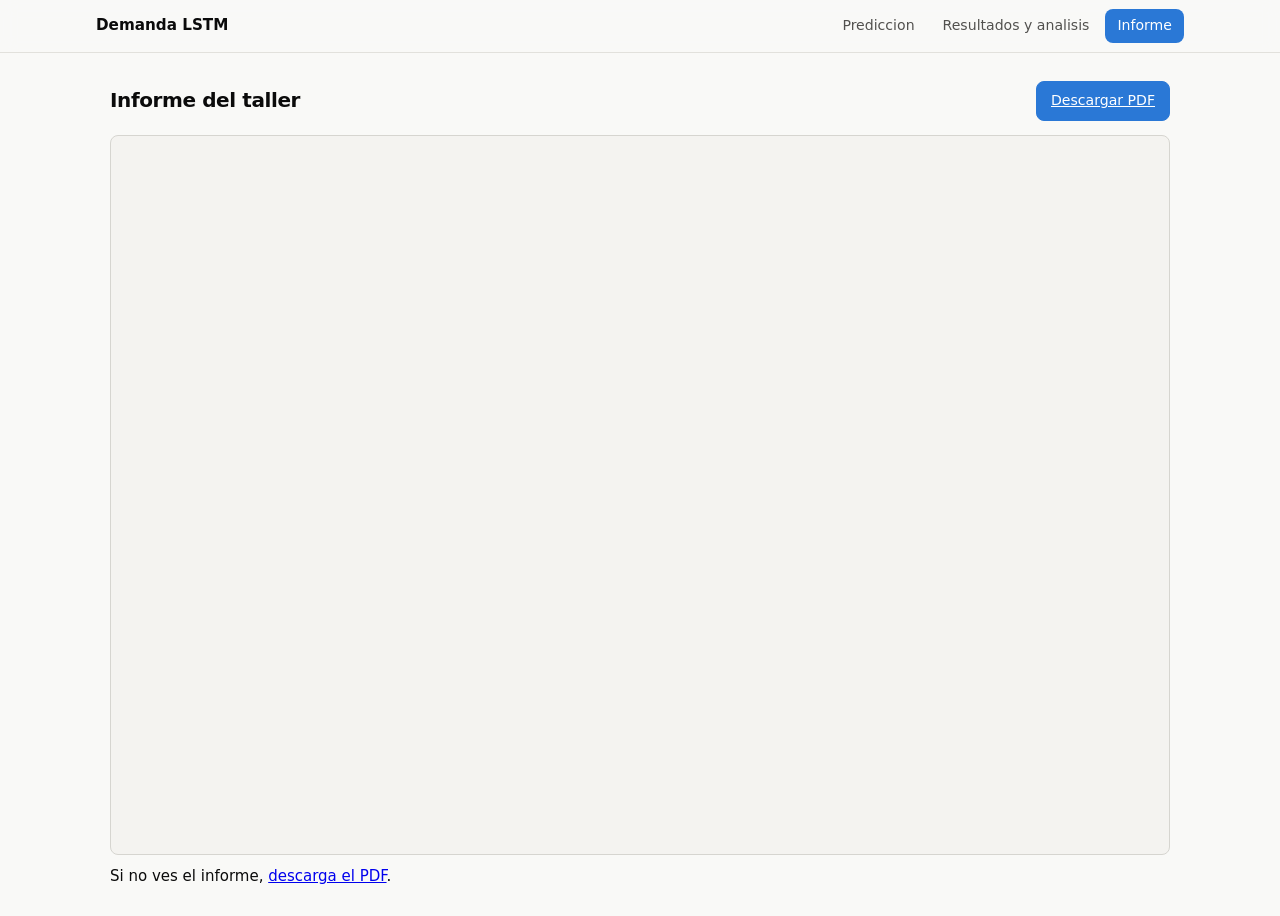
<file: app_vercel/reporte.html>
<!doctype html>
<html lang="es">
<head>
  <meta charset="utf-8">
  <meta name="viewport" content="width=device-width, initial-scale=1">
  <title>Informe del taller LSTM</title>
  <meta name="description" content="Informe del taller de prediccion de demanda electrica con LSTM.">
  <link rel="stylesheet" href="styles.css">
  <style>
    .visor-contenedor { max-width: 1100px; margin: 28px auto; padding: 0 20px; }
    .visor-cabecera { display: flex; align-items: center; justify-content: space-between; gap: 16px; margin-bottom: 14px; }
    .visor-cabecera h1 { margin: 0; font-size: 1.25rem; }
    .visor-pdf { display: block; width: 100%; height: calc(100vh - 180px); min-height: 620px; border: 1px solid #d6d5d0; border-radius: 8px; background: #f4f3f0; }
    .alternativa { margin-top: 10px; }
    @media (max-width: 650px) {
      .visor-cabecera { align-items: flex-start; flex-direction: column; }
      .visor-pdf { height: calc(100vh - 220px); min-height: 520px; }
    }
    @media print { body { display: none !important; } }
  </style>
</head>
<body>
  <nav class="nav">
    <div class="contenedor nav-in">
      <a class="marca" href="./"><span class="marca-txt">Demanda LSTM</span></a>
      <div class="nav-links">
        <a href="./">Prediccion</a>
        <a href="informe.html">Resultados y analisis</a>
        <a href="reporte.html" class="activo" aria-current="page">Informe</a>
      </div>
    </div>
  </nav>
  <main class="visor-contenedor">
    <header class="visor-cabecera">
      <h1>Informe del taller</h1>
      <a class="btn" href="Informe_Taller_LSTM.pdf" download>Descargar PDF</a>
    </header>
    <iframe class="visor-pdf" src="Informe_Taller_LSTM.pdf#toolbar=0&navpanes=0" title="Informe del taller en PDF">
      Tu navegador no puede mostrar el PDF.
    </iframe>
    <p class="alternativa">Si no ves el informe, <a href="Informe_Taller_LSTM.pdf" download>descarga el PDF</a>.</p>
  </main>
  <script>
    document.addEventListener("keydown", (event) => {
      if ((event.ctrlKey || event.metaKey) && event.key.toLowerCase() === "p") {
        event.preventDefault();
        event.stopImmediatePropagation();
      }
    }, true);
  </script>
</body>
</html>
</file>
<file: app_vercel/styles.css>
:root {
  --fondo: #f9f9f7;
  --superficie: #fcfcfb;
  --superficie-2: #f0efec;
  --borde: #e2e1dc;
  --tinta: #0b0b0b;
  --tinta-2: #52514e;
  --tinta-3: #898781;
  --acento: #2a78d6;
  --acento-suave: #cde2fb;
  --naranja: #eb6834;
  --critico: #d03b3b;
  --critico-suave: #fbe3e3;
  --bueno: #0ca30c;
  --sombra: 0 1px 2px rgba(0, 0, 0, .04), 0 4px 16px rgba(0, 0, 0, .04);
  --radio: 14px;
  color-scheme: light;
}
@media (prefers-color-scheme: dark) {
  :root:not([data-theme="light"]) {
    --fondo: #0d0d0d; --superficie: #1a1a19; --superficie-2: #262624; --borde: #383835;
    --tinta: #ffffff; --tinta-2: #c3c2b7; --tinta-3: #898781;
    --acento: #3987e5; --acento-suave: #184f95; --naranja: #d95926;
    --critico: #e66767; --critico-suave: #3d1f1f; --bueno: #2fbf2f;
    --sombra: none; color-scheme: dark;
  }
}
:root[data-theme="dark"] {
  --fondo: #0d0d0d; --superficie: #1a1a19; --superficie-2: #262624; --borde: #383835;
  --tinta: #ffffff; --tinta-2: #c3c2b7; --tinta-3: #898781;
  --acento: #3987e5; --acento-suave: #184f95; --naranja: #d95926;
  --critico: #e66767; --critico-suave: #3d1f1f; --bueno: #2fbf2f;
  --sombra: none; color-scheme: dark;
}

* { box-sizing: border-box; }
html { -webkit-text-size-adjust: 100%; }
body {
  margin: 0; background: var(--fondo); color: var(--tinta);
  font: 15px/1.55 "Inter", system-ui, -apple-system, "Segoe UI", sans-serif;
}
.contenedor { width: 100%; max-width: 1120px; margin: 0 auto; padding: 0 16px; }
h1 { font-size: clamp(1.6rem, 3.6vw, 2.3rem); line-height: 1.15; margin: .2rem 0 .6rem; letter-spacing: -.02em; }
h2 { font-size: 1.1rem; margin: 0; display: flex; align-items: center; gap: .6rem; }
small { color: var(--tinta-3); font-weight: 400; }
code { font-size: .9em; background: var(--superficie-2); padding: .1em .35em; border-radius: 4px; }

.cabecera { padding: 40px 0 24px; }
.eyebrow { margin: 0; color: var(--acento); font-weight: 600; font-size: .8rem; text-transform: uppercase; letter-spacing: .08em; }
.lead { color: var(--tinta-2); max-width: 680px; margin: 0 0 1rem; }
.chips { display: flex; flex-wrap: wrap; gap: 8px; }
.chip {
  background: var(--superficie); border: 1px solid var(--borde); border-radius: 999px;
  padding: 4px 12px; font-size: .82rem; color: var(--tinta-2);
}
.chip b { color: var(--tinta); font-weight: 600; }
.chip-cargando { opacity: .7; }

.tarjeta {
  background: var(--superficie); border: 1px solid var(--borde); border-radius: var(--radio);
  box-shadow: var(--sombra); padding: 22px; margin-bottom: 20px;
}
.tarjeta-cab { display: flex; flex-wrap: wrap; align-items: center; justify-content: space-between; gap: 12px; margin-bottom: 16px; }
.num {
  display: inline-grid; place-items: center; width: 26px; height: 26px; border-radius: 50%;
  background: var(--acento); color: #fff; font-size: .85rem;
}

.tabs { display: inline-flex; background: var(--superficie-2); border-radius: 10px; padding: 3px; }
.tab {
  border: 0; background: transparent; color: var(--tinta-2); font: inherit; font-size: .88rem;
  padding: 6px 14px; border-radius: 8px; cursor: pointer;
}
.tab.activo { background: var(--superficie); color: var(--tinta); font-weight: 600; box-shadow: var(--sombra); }

.controles { display: flex; flex-wrap: wrap; align-items: flex-end; gap: 12px; }
.campo { display: flex; flex-direction: column; gap: 4px; font-size: .82rem; color: var(--tinta-2); }
.campo input[type="datetime-local"] {
  font: inherit; color: var(--tinta); background: var(--superficie); border: 1px solid var(--borde);
  border-radius: 8px; padding: 7px 10px; min-height: 38px;
}
.grupo-botones { display: flex; flex-wrap: wrap; gap: 8px; }
.btn {
  font: inherit; font-size: .88rem; font-weight: 500; cursor: pointer; border-radius: 8px;
  padding: 8px 14px; min-height: 38px; border: 1px solid var(--acento);
  background: var(--acento); color: #fff; display: inline-flex; align-items: center;
}
.btn:hover { filter: brightness(1.07); }
.btn-sec { background: transparent; color: var(--tinta); border-color: var(--borde); }
.btn-sec:hover { background: var(--superficie-2); filter: none; }
.btn-primario { width: 100%; justify-content: center; margin-top: 16px; padding: 12px; font-size: 1rem; font-weight: 600; }
.btn:disabled { opacity: .6; cursor: progress; }
.ayuda { font-size: .82rem; color: var(--tinta-3); margin: 10px 0 12px; }
.oculto { display: none !important; }

.tabla-scroll { overflow-x: auto; border: 1px solid var(--borde); border-radius: 10px; }
.tabla { width: 100%; border-collapse: collapse; font-size: .85rem; font-variant-numeric: tabular-nums; }
.tabla th {
  text-align: left; font-weight: 600; font-size: .78rem; color: var(--tinta-2); background: var(--superficie-2);
  padding: 8px; white-space: nowrap; line-height: 1.2; position: sticky; top: 0;
}
.tabla td { padding: 3px 4px; border-top: 1px solid var(--borde); white-space: nowrap; }
.tabla td.fecha { padding-left: 8px; font-weight: 500; }
.tabla td.dia { color: var(--tinta-3); font-size: .78rem; }
.tabla input[type="text"] {
  width: 76px; font: inherit; color: var(--tinta); background: transparent; text-align: right;
  border: 1px solid transparent; border-radius: 6px; padding: 5px 6px;
}
.tabla input[type="text"]:hover { border-color: var(--borde); }
.tabla input[type="text"]:focus { outline: none; border-color: var(--acento); background: var(--superficie); }
.tabla td.invalido input { border-color: var(--critico); background: var(--critico-suave); }
.tabla td.vacio-dato input::placeholder { color: var(--critico); }
.tabla input[type="checkbox"] { width: 18px; height: 18px; accent-color: var(--acento); margin-left: 14px; }
.tabla tr.ultima td { background: color-mix(in srgb, var(--acento-suave) 35%, transparent); }
.tabla-mini td, .tabla-mini th { padding: 6px 10px; }

.escenario { margin-top: 14px; border: 1px dashed var(--borde); border-radius: 10px; padding: 10px 14px; }
.escenario summary, .tabla-vista summary { cursor: pointer; font-weight: 600; font-size: .9rem; }
.escenario-cuerpo { display: grid; grid-template-columns: repeat(auto-fit, minmax(220px, 1fr)); gap: 12px 24px; margin-top: 12px; align-items: end; }
.escenario-cuerpo .ayuda { grid-column: 1 / -1; margin: 0; }
input[type="range"] { accent-color: var(--acento); width: 100%; }

.errores {
  margin-top: 14px; border-left: 4px solid var(--critico); background: var(--critico-suave);
  border-radius: 8px; padding: 10px 14px; font-size: .88rem;
}
.errores strong { color: var(--critico); }
.errores ul { margin: 6px 0 0; padding-left: 18px; }

.vacio { color: var(--tinta-3); padding: 28px 0 8px; text-align: center; }
.kpis { display: grid; grid-template-columns: repeat(auto-fit, minmax(210px, 1fr)); gap: 12px; margin: 16px 0; }
.kpi { border: 1px solid var(--borde); border-radius: 12px; padding: 14px 16px; display: flex; flex-direction: column; gap: 2px; }
.kpi-principal { border-color: var(--acento); background: color-mix(in srgb, var(--acento-suave) 30%, transparent); }
.kpi-etq { font-size: .8rem; color: var(--tinta-2); }
.kpi-val { font-size: 2rem; font-weight: 700; letter-spacing: -.02em; font-variant-numeric: tabular-nums; }
.kpi-principal .kpi-val { color: var(--acento); }
.kpi-sub { font-size: .8rem; color: var(--tinta-3); }
.grafica { position: relative; height: 320px; }
.tabla-vista { margin-top: 12px; }
.tabla-vista .tabla-scroll { margin-top: 8px; }

.nota ul { margin: 10px 0 0; padding-left: 18px; color: var(--tinta-2); font-size: .9rem; }
.nota li { margin-bottom: 6px; }
.pie { color: var(--tinta-3); font-size: .8rem; padding-bottom: 32px; text-align: center; }

@media (max-width: 600px) {
  .tarjeta { padding: 16px; }
  .kpi-val { font-size: 1.6rem; }
  .grafica { height: 260px; }
  .tabs { width: 100%; }
  .tab { flex: 1; }
}

/* ---------- navegación común ---------- */
.nav { position: sticky; top: 0; z-index: 10; background: color-mix(in srgb, var(--fondo) 88%, transparent);
  backdrop-filter: blur(8px); border-bottom: 1px solid var(--borde); }
.nav-in { display: flex; align-items: center; justify-content: space-between; gap: 12px; min-height: 52px; }
.marca { font-weight: 700; font-size: .95rem; white-space: nowrap; display: inline-flex; align-items: center; gap: 8px;
  color: var(--tinta); text-decoration: none; }
.marca-ico { color: var(--acento); flex: none; }
.nav-links { display: flex; gap: 4px; overflow-x: auto; }
.nav-links a { color: var(--tinta-2); text-decoration: none; font-size: .88rem; padding: 6px 12px; border-radius: 8px; white-space: nowrap; }
.nav-links a:hover { background: var(--superficie-2); color: var(--tinta); }
.nav-links a.activo { background: var(--acento); color: #fff; }
.cabecera { padding-top: 28px; }
.chip-link { text-decoration: none; color: var(--acento); border-color: var(--acento); }
.chip-link:hover { background: var(--acento); color: #fff; }
.pie a { color: var(--acento); }

/* ---------- página de informe ---------- */
.informe-grid { display: grid; grid-template-columns: 220px minmax(0, 1fr); gap: 32px; align-items: start; }
.toc { position: sticky; top: 72px; max-height: calc(100vh - 90px); overflow-y: auto; font-size: .84rem;
  display: flex; flex-direction: column; gap: 2px; padding-bottom: 16px; }
.toc-titulo { margin: 0 0 6px; font-weight: 600; color: var(--tinta-3); text-transform: uppercase; font-size: .72rem; letter-spacing: .08em; }
.toc a { color: var(--tinta-2); text-decoration: none; padding: 4px 8px; border-radius: 6px; border-left: 2px solid transparent; }
.toc a:hover { background: var(--superficie-2); color: var(--tinta); border-left-color: var(--acento); }
.informe { min-width: 0; padding-bottom: 32px; }
.informe .md { max-width: 860px; }
.informe h2 { font-size: 1.45rem; margin: 2.4rem 0 .8rem; padding-top: 1.2rem; border-top: 1px solid var(--borde);
  display: block; scroll-margin-top: 70px; letter-spacing: -.01em; }
.informe .md:first-child h2 { margin-top: 0; border-top: 0; padding-top: 0; }
.informe h3 { font-size: 1.12rem; margin: 1.8rem 0 .5rem; scroll-margin-top: 70px; }
.informe p, .informe li { color: var(--tinta-2); }
.informe strong { color: var(--tinta); }
.informe .md table { border-collapse: collapse; width: 100%; font-size: .86rem; margin: 12px 0; display: block; overflow-x: auto; }
.informe .md th, .informe .md td { border: 1px solid var(--borde); padding: 7px 10px; text-align: left; vertical-align: top; }
.informe .md th { background: var(--superficie-2); color: var(--tinta); }
.lamina { background: #ffffff; color: #0b0b0b; border: 1px solid var(--borde); border-radius: 12px; padding: 12px; margin: 16px 0; overflow-x: auto; }
.lamina img { display: block; width: 100%; height: auto; }
.lamina figcaption { font-size: .8rem; color: #52514e; margin-top: 8px; }
figure.lamina { margin-left: 0; margin-right: 0; }
.tabla-informe table { border-collapse: collapse; font-size: .82rem; font-variant-numeric: tabular-nums; min-width: 100%; }
.tabla-informe th, .tabla-informe td { padding: 6px 10px; border-bottom: 1px solid #e2e1dc; text-align: right; white-space: nowrap; color: #0b0b0b; }
.tabla-informe th { background: #f0efec; font-weight: 600; }
.tabla-informe td:first-child, .tabla-informe th:first-child { text-align: left; }
.salida { background: var(--superficie-2); border-radius: 10px; padding: 12px 14px; font-size: .8rem; overflow-x: auto;
  color: var(--tinta-2); line-height: 1.45; margin: 12px 0; }
@media (max-width: 900px) {
  .informe-grid { grid-template-columns: 1fr; }
  .toc { position: static; max-height: none; flex-direction: row; flex-wrap: nowrap; overflow-x: auto; gap: 6px; padding-bottom: 8px; }
  .toc-titulo { display: none; }
  .toc a { white-space: nowrap; border: 1px solid var(--borde); border-radius: 999px; }
}
@media (max-width: 480px) { .marca-txt { display: none; } .nav-links a { padding: 6px 8px; font-size: .8rem; } }
</file>
